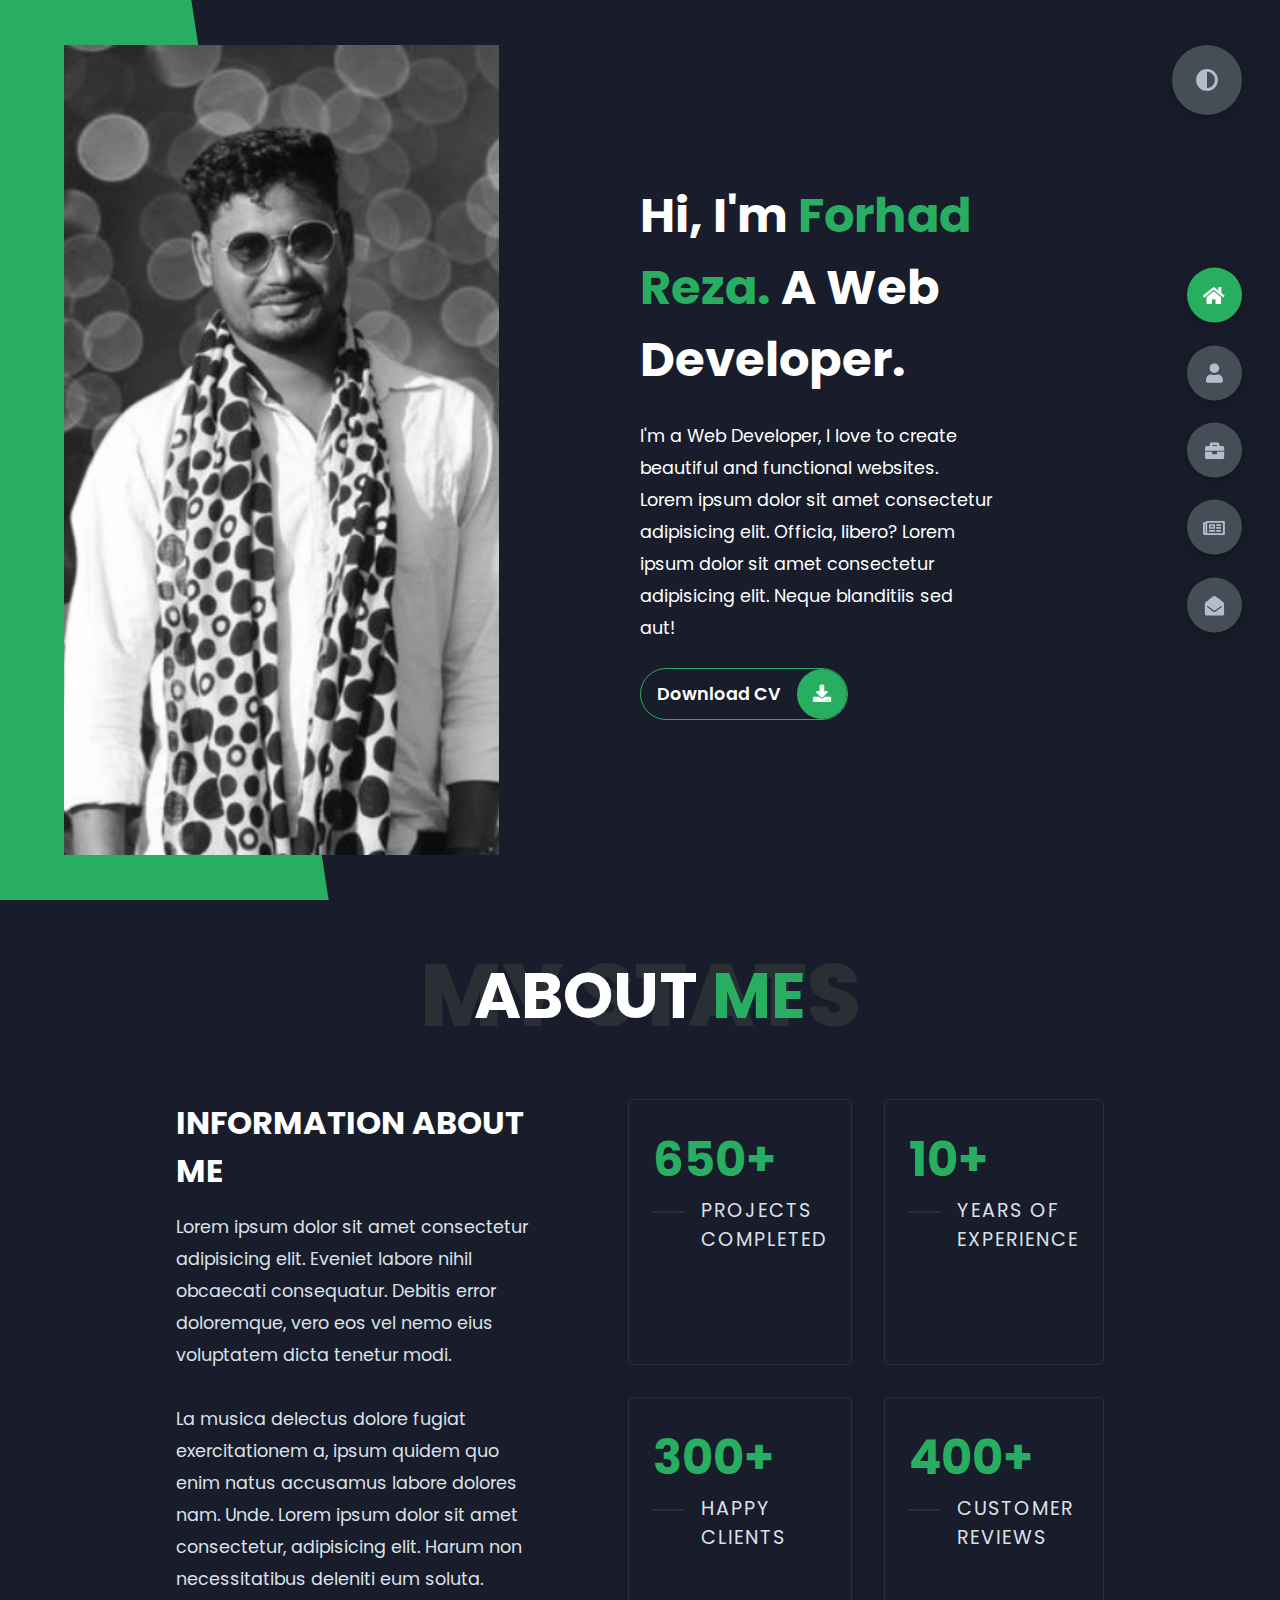
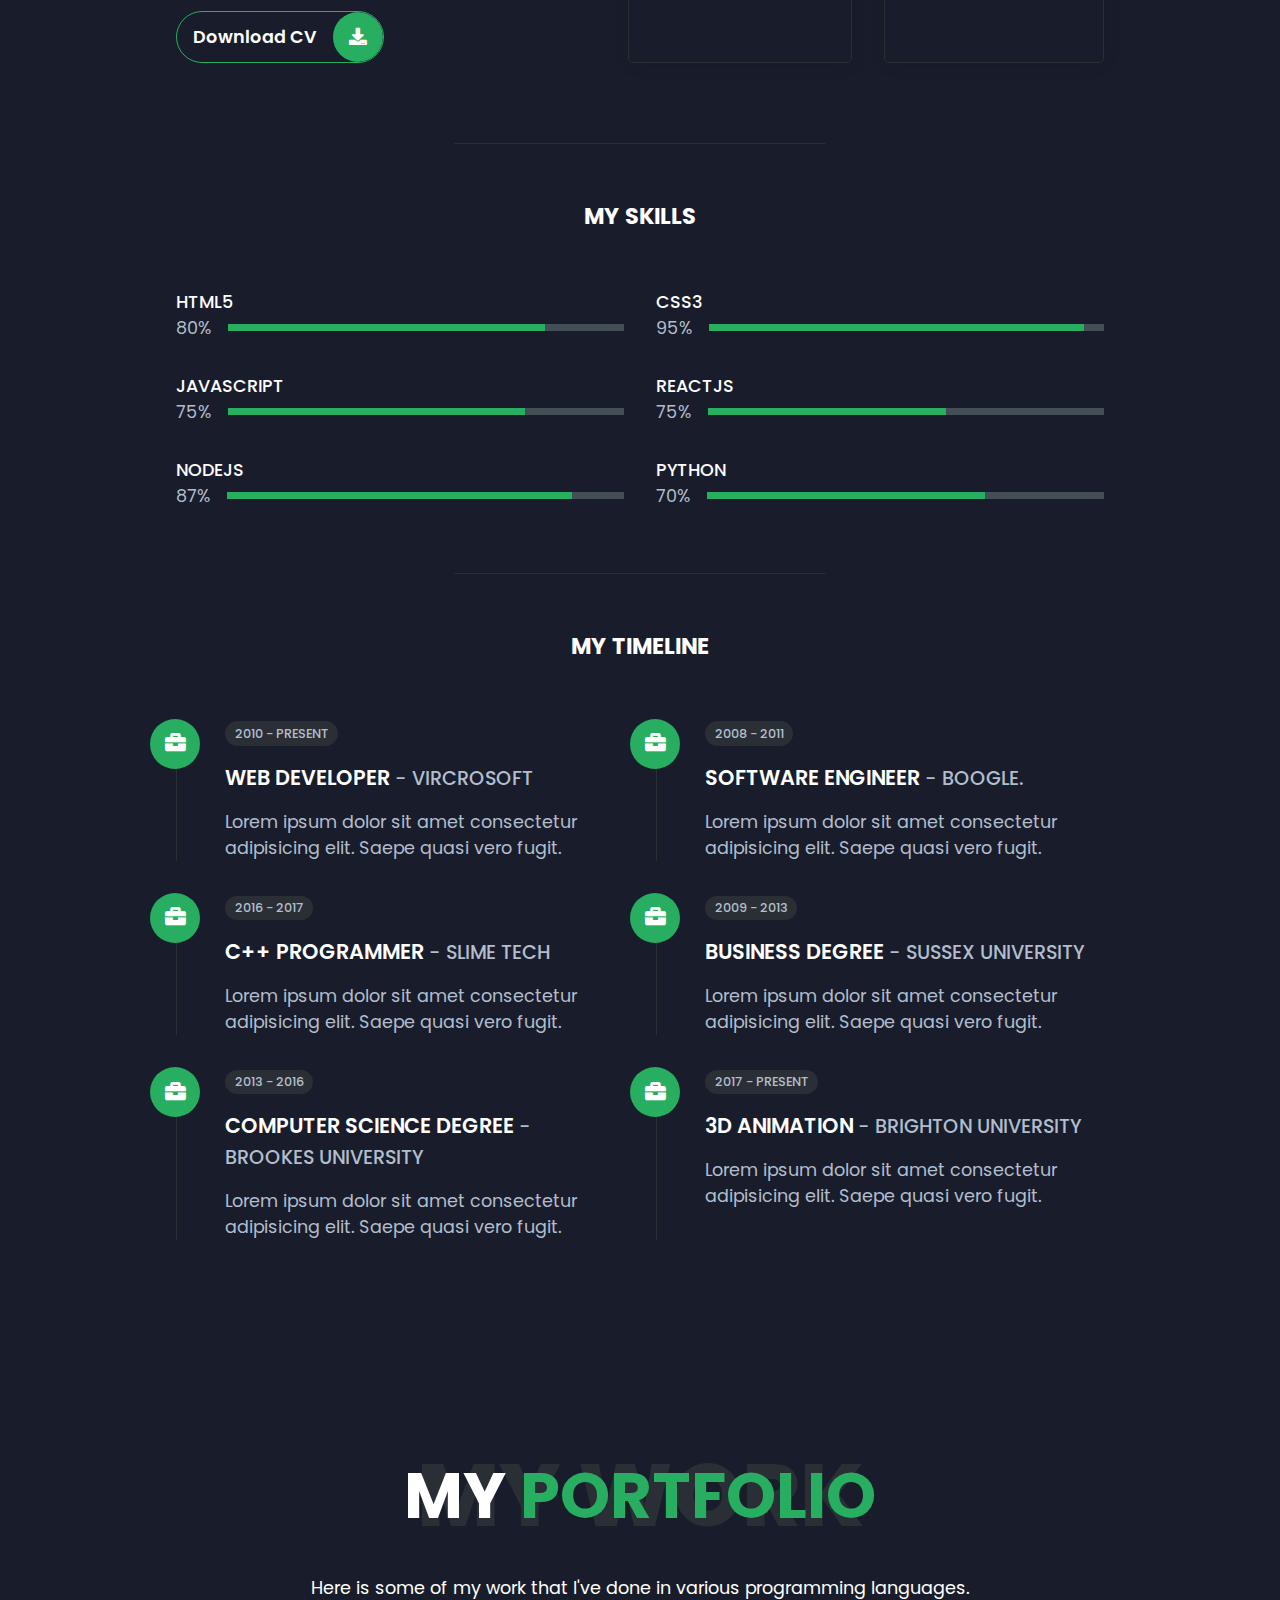
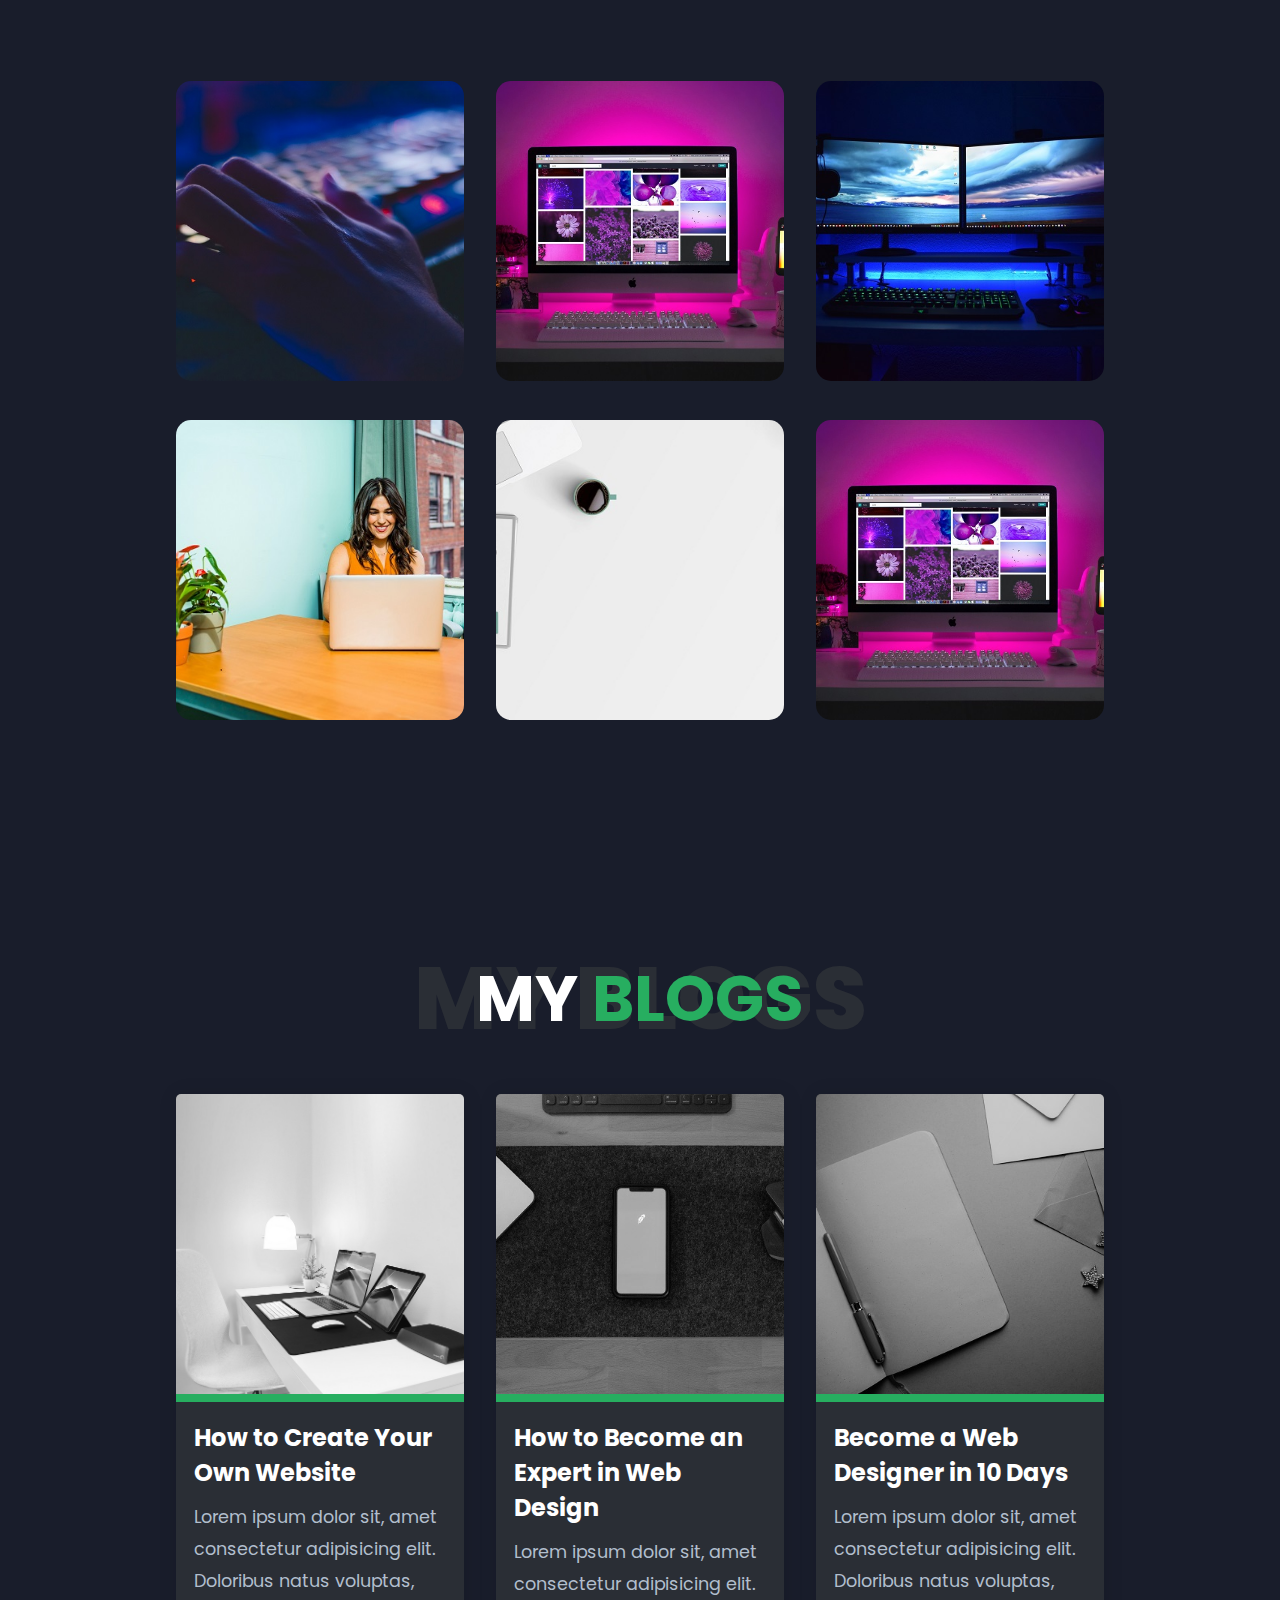
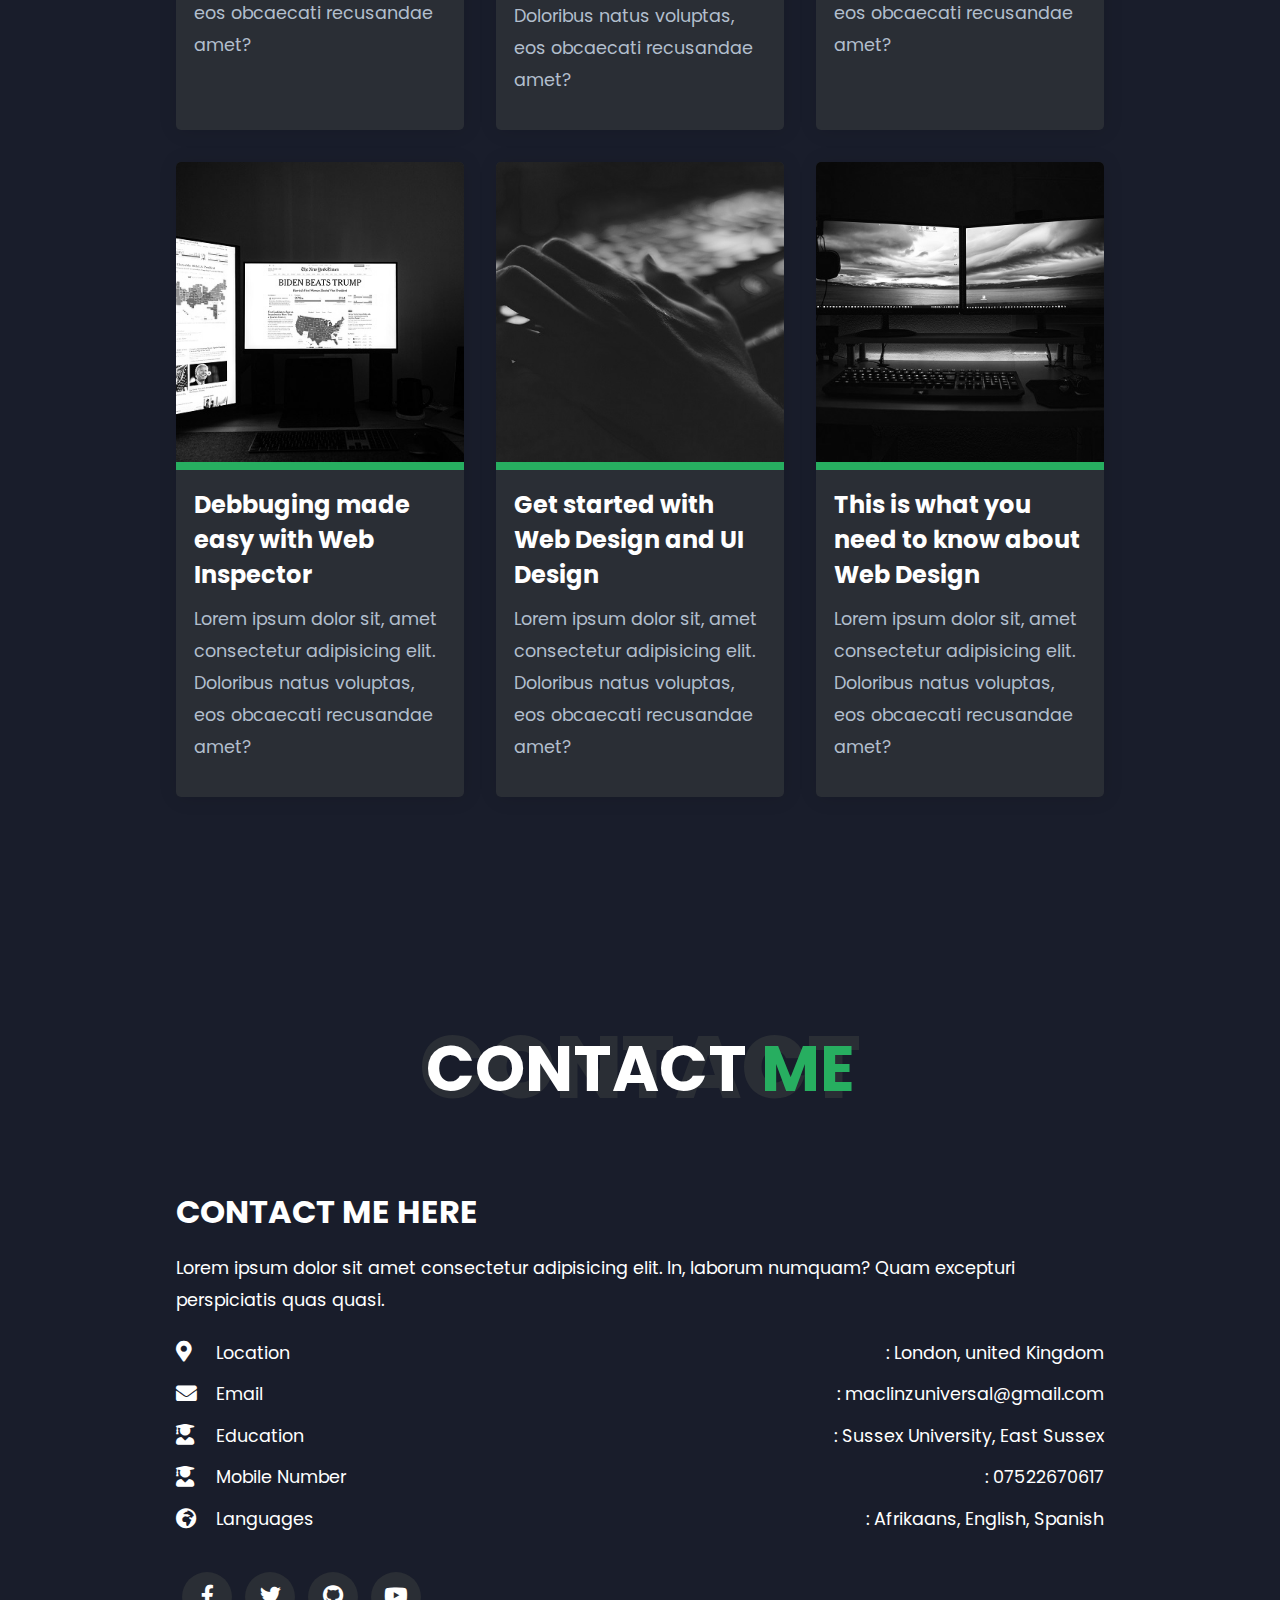
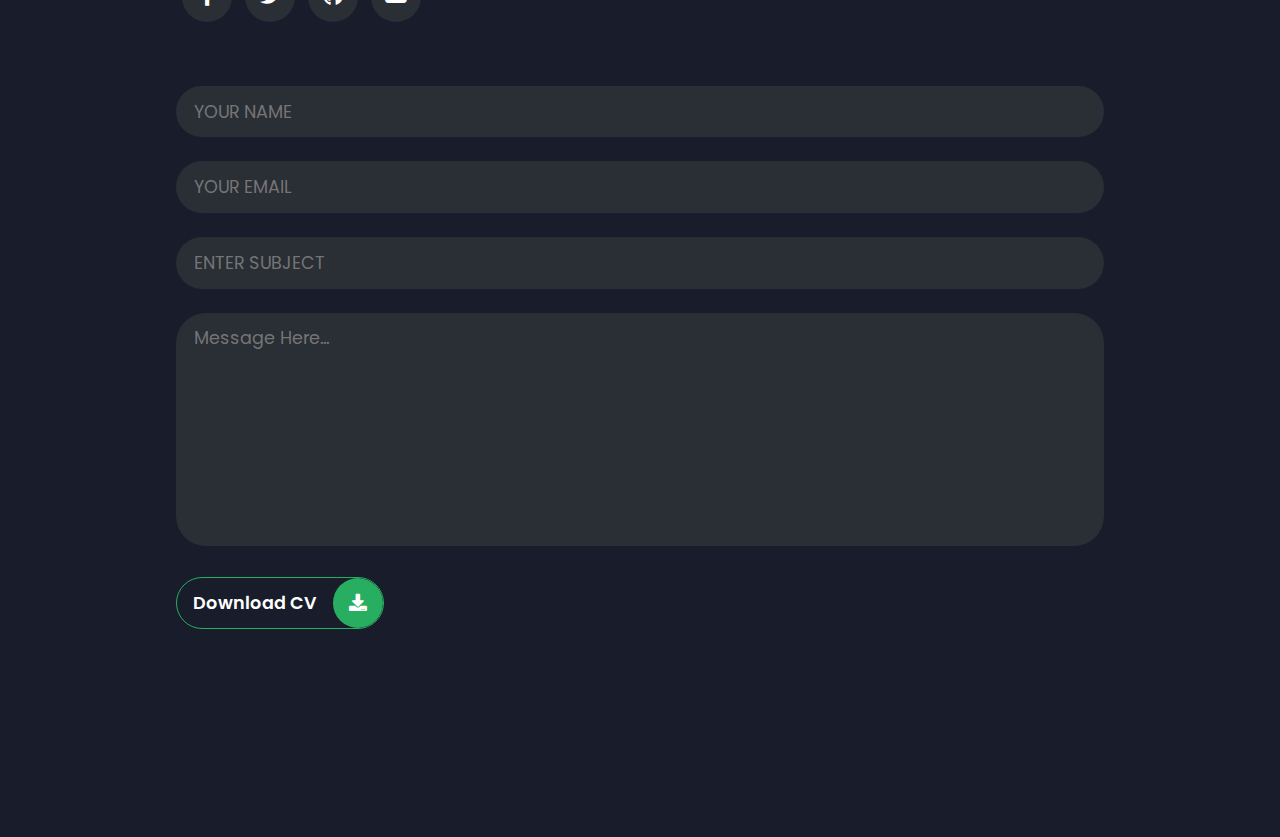
<file: without-javascript/index.html>
<!DOCTYPE html>
<html lang="en">
<head>
    <meta charset="UTF-8">
    <meta http-equiv="X-UA-Compatible" content="IE=edge">
    <meta name="viewport" content="width=device-width, initial-scale=1.0">
    <title>Portfolio</title>
    <link rel="stylesheet" href="styles.css">
    <link rel="preconnect" href="https://fonts.googleapis.com">
    <link rel="preconnect" href="https://fonts.gstatic.com" crossorigin>
    <link rel="stylesheet" href="https://cdnjs.cloudflare.com/ajax/libs/font-awesome/5.15.4/css/all.min.css" integrity="sha512-1ycn6IcaQQ40/MKBW2W4Rhis/DbILU74C1vSrLJxCq57o941Ym01SwNsOMqvEBFlcgUa6xLiPY/NS5R+E6ztJQ==" crossorigin="anonymous" referrerpolicy="no-referrer" />
    <link href="https://fonts.googleapis.com/css2?family=Poppins:wght@400;500;600;700;800&display=swap" rel="stylesheet">
</head>
<body class="main-content">
    <header class="container header active" id="home">
        <div class="header-content">
            <div class="left-header">
                <div class="h-shape"></div>
                <div class="image">
                    <img src="img/me.png" alt="">
                </div>
            </div>
            <div class="right-header">
                <h1 class="name">
                    Hi, I'm <span>Forhad Reza.</span>
                    A Web Developer.
                </h1>
                <p>
                    I'm a Web Developer, I love to create beautiful and functional websites.
                    Lorem ipsum dolor sit amet consectetur adipisicing elit. Officia, libero?
                    Lorem ipsum dolor sit amet consectetur adipisicing elit. Neque blanditiis sed aut!
                </p>
                <div class="btn-con">
                    <a href="" class="main-btn">
                        <span class="btn-text">Download CV</span>
                        <span class="btn-icon"><i class="fas fa-download"></i></span>
                    </a>
                </div>
            </div>
        </div>
    </header>
    <main>
        <section class="about" id="about">
            <div class="main-title">
                <h2>About <span>me</span><span class="bg-text">my stats</span></h2>
            </div>
            <div class="about-container">
                <div class="left-about">
                    <h4>Information About me</h4>
                    <p>
                        Lorem ipsum dolor sit amet consectetur adipisicing elit. 
                        Eveniet labore nihil obcaecati consequatur. Debitis error doloremque, 
                        vero eos vel nemo eius voluptatem dicta tenetur modi. <br /> <br /> La musica
                        delectus dolore fugiat exercitationem a, 
                        ipsum quidem quo enim natus accusamus labore dolores nam. Unde.
                        Lorem ipsum dolor sit amet consectetur, adipisicing elit. 
                        Harum non necessitatibus deleniti eum soluta.
                    </p>
                    <div class="btn-con">
                        <a href="#" class="main-btn">
                            <span class="btn-text">Download CV</span>
                            <span class="btn-icon"><i class="fas fa-download"></i></span>
                        </a>
                    </div>
                </div>
                <div class="right-about">
                    <div class="about-item">
                        <div class="abt-text">
                            <p class="large-text">650+</p>
                            <p class="small-text">Projects <br /> Completed</p>
                        </div>
                    </div>
                    <div class="about-item">
                        <div class="abt-text">
                            <p class="large-text">10+</p>
                            <p class="small-text">Years of <br /> experience</p>
                        </div>
                    </div>
                    <div class="about-item">
                        <div class="abt-text">
                            <p class="large-text">300+</p>
                            <p class="small-text">Happy <br /> Clients</p>
                        </div>
                    </div>
                    <div class="about-item">
                        <div class="abt-text">
                            <p class="large-text">400+</p>
                            <p class="small-text">Customer <br /> reviews</p>
                        </div>
                    </div>
                </div>
            </div>
            <div class="about-stats">
                <h4 class="stat-title">My Skills</h4>
                <div class="progress-bars">
                    <div class="progress-bar">
                        <p class="prog-title">html5</p>
                        <div class="progress-con">
                            <p class="prog-text">80%</p>
                            <div class="progress">
                                <span class="html"></span>
                            </div>
                        </div>
                    </div>
                    <div class="progress-bar">
                        <p class="prog-title">css3</p>
                        <div class="progress-con">
                            <p class="prog-text">95%</p>
                            <div class="progress">
                                <span class="css"></span>
                            </div>
                        </div>
                    </div>
                    <div class="progress-bar">
                        <p class="prog-title">javascript</p>
                        <div class="progress-con">
                            <p class="prog-text">75%</p>
                            <div class="progress">
                                <span class="js"></span>
                            </div>
                        </div>
                    </div>
                    <div class="progress-bar">
                        <p class="prog-title">ReactJS</p>
                        <div class="progress-con">
                            <p class="prog-text">75%</p>
                            <div class="progress">
                                <span class="react"></span>
                            </div>
                        </div>
                    </div>
                    <div class="progress-bar">
                        <p class="prog-title">NodeJS</p>
                        <div class="progress-con">
                            <p class="prog-text">87%</p>
                            <div class="progress">
                                <span class="node"></span>
                            </div>
                        </div>
                    </div>
                    <div class="progress-bar">
                        <p class="prog-title">Python</p>
                        <div class="progress-con">
                            <p class="prog-text">70%</p>
                            <div class="progress">
                                <span class="python"></span>
                            </div>
                        </div>
                    </div>
                </div>
            </div>
            <h4 class="stat-title">My Timeline</h4>
            <div class="timeline">
                <div class="timeline-item">
                    <div class="tl-icon">
                        <i class="fas fa-briefcase"></i>
                    </div>
                    <p class="tl-duration">2010 - present</p>
                    <h5>Web Developer<span> - Vircrosoft</span></h5>
                    <p>
                        Lorem ipsum dolor sit amet consectetur adipisicing elit. Saepe quasi vero fugit.
                    </p>
                </div>
                <div class="timeline-item">
                    <div class="tl-icon">
                        <i class="fas fa-briefcase"></i>
                    </div>
                    <p class="tl-duration">2008 - 2011</p>
                    <h5>Software Engineer<span> - Boogle.</span></h5>
                    <p>
                        Lorem ipsum dolor sit amet consectetur adipisicing elit. Saepe quasi vero fugit.
                    </p>
                </div>
                <div class="timeline-item">
                    <div class="tl-icon">
                        <i class="fas fa-briefcase"></i>
                    </div>
                    <p class="tl-duration">2016 - 2017</p>
                    <h5>C++ Programmer<span> - Slime Tech</span></h5>
                    <p>
                        Lorem ipsum dolor sit amet consectetur adipisicing elit. Saepe quasi vero fugit.
                    </p>
                </div>
                <div class="timeline-item">
                    <div class="tl-icon">
                        <i class="fas fa-briefcase"></i>
                    </div>
                    <p class="tl-duration">2009 - 2013</p>
                    <h5>Business Degree<span> - Sussex University</span></h5>
                    <p>
                        Lorem ipsum dolor sit amet consectetur adipisicing elit. Saepe quasi vero fugit.
                    </p>
                </div>
                <div class="timeline-item">
                    <div class="tl-icon">
                        <i class="fas fa-briefcase"></i>
                    </div>
                    <p class="tl-duration">2013 - 2016</p>
                    <h5>Computer Science Degree<span> - Brookes University</span></h5>
                    <p>
                        Lorem ipsum dolor sit amet consectetur adipisicing elit. Saepe quasi vero fugit.
                    </p>
                </div>
                <div class="timeline-item">
                    <div class="tl-icon">
                        <i class="fas fa-briefcase"></i>
                    </div>
                    <p class="tl-duration">2017 - present</p>
                    <h5>3d Animation<span> - Brighton University</span></h5>
                    <p>
                        Lorem ipsum dolor sit amet consectetur adipisicing elit. Saepe quasi vero fugit.
                    </p>
                </div>
            </div>
        </section>
        <section class="container" id="portfolio">
            <div class="main-title">
                <h2>My <span>Portfolio</span><span class="bg-text">My Work</span></h2>
            </div>
            <p class="port-text">
                Here is some of my work that I've done in various programming languages.
            </p>
            <div class="portfolios">
                <div class="portfolio-item">
                    <div class="image">
                        <img src="img/port1.jpg" alt="">
                    </div>
                    <div class="hover-items">
                        <h3>Project Source</h3>
                        <div class="icons">
                            <a href="#" class="icon">
                                <i class="fab fa-github"></i>
                            </a>
                            <a href="#" class="icon">
                                <i class="fab fa-behance"></i>
                            </a>
                            <a href="#" class="icon">
                                <i class="fab fa-youtube"></i>
                            </a>
                        </div>
                    </div>
                </div>
                <div class="portfolio-item">
                    <div class="image">
                        <img src="img/port2.jpg" alt="">
                    </div>
                    <div class="hover-items">
                        <h3>Project Source</h3>
                        <div class="icons">
                            <a href="#" class="icon">
                                <i class="fab fa-github"></i>
                            </a>
                            <a href="#" class="icon">
                                <i class="fab fa-behance"></i>
                            </a>
                            <a href="#" class="icon">
                                <i class="fab fa-youtube"></i>
                            </a>
                        </div>
                    </div>
                </div>
                <div class="portfolio-item">
                    <div class="image">
                        <img src="img/port3.jpg" alt="">
                    </div>
                    <div class="hover-items">
                        <h3>Project Source</h3>
                        <div class="icons">
                            <a href="#" class="icon">
                                <i class="fab fa-github"></i>
                            </a>
                            <a href="#" class="icon">
                                <i class="fab fa-behance"></i>
                            </a>
                            <a href="#" class="icon">
                                <i class="fab fa-youtube"></i>
                            </a>
                        </div>
                    </div>
                </div>
                <div class="portfolio-item">
                    <div class="image">
                        <img src="img/port4.jpg" alt="">
                    </div>
                    <div class="hover-items">
                        <h3>Project Source</h3>
                        <div class="icons">
                            <a href="#" class="icon">
                                <i class="fab fa-github"></i>
                            </a>
                            <a href="#" class="icon">
                                <i class="fab fa-behance"></i>
                            </a>
                            <a href="#" class="icon">
                                <i class="fab fa-youtube"></i>
                            </a>
                        </div>
                    </div>
                </div>
                <div class="portfolio-item">
                    <div class="image">
                        <img src="img/port5.jpg" alt="">
                    </div>
                    <div class="hover-items">
                        <h3>Project Source</h3>
                        <div class="icons">
                            <a href="#" class="icon">
                                <i class="fab fa-github"></i>
                            </a>
                            <a href="#" class="icon">
                                <i class="fab fa-behance"></i>
                            </a>
                            <a href="#" class="icon">
                                <i class="fab fa-youtube"></i>
                            </a>
                        </div>
                    </div>
                </div>
                <div class="portfolio-item">
                    <div class="image">
                        <img src="img/port2.jpg" alt="">
                    </div>
                    <div class="hover-items">
                        <h3>Project Source</h3>
                        <div class="icons">
                            <a href="#" class="icon">
                                <i class="fab fa-github"></i>
                            </a>
                            <a href="#" class="icon">
                                <i class="fab fa-behance"></i>
                            </a>
                            <a href="#" class="icon">
                                <i class="fab fa-youtube"></i>
                            </a>
                        </div>
                    </div>
                </div>
            </div>
        </section>
        <section class="container" id="blogs">
            <div class="blogs-content">
                <div class="main-title">
                    <h2>My <span>Blogs</span><span class="bg-text">My Blogs</span></h2>
                </div>
                <div class="blogs">
                    <div class="blog">
                        <img src="img/port6.jpg" alt="">
                        <div class="blog-text">
                            <h4>
                                How to Create Your Own Website
                            </h4>
                            <p>
                                Lorem ipsum dolor sit, amet consectetur adipisicing elit. 
                                Doloribus natus voluptas, eos obcaecati recusandae amet?
                            </p>
                        </div>
                    </div>
                    <div class="blog">
                        <img src="img/blog1.jpg" alt="">
                        <div class="blog-text">
                            <h4>
                                How to Become an Expert in Web Design
                            </h4>
                            <p>
                                Lorem ipsum dolor sit, amet consectetur adipisicing elit. 
                                Doloribus natus voluptas, eos obcaecati recusandae amet?
                            </p>
                        </div>
                    </div>
                    <div class="blog">
                        <img src="img/blog2.jpg" alt="">
                        <div class="blog-text">
                            <h4>
                                Become a Web Designer in 10 Days
                            </h4>
                            <p>
                                Lorem ipsum dolor sit, amet consectetur adipisicing elit. 
                                Doloribus natus voluptas, eos obcaecati recusandae amet?
                            </p>
                        </div>
                    </div>
                    <div class="blog">
                        <img src="img/blog3.jpg" alt="">
                        <div class="blog-text">
                            <h4>
                                Debbuging made easy with Web Inspector
                            </h4>
                            <p>
                                Lorem ipsum dolor sit, amet consectetur adipisicing elit. 
                                Doloribus natus voluptas, eos obcaecati recusandae amet?
                            </p>
                        </div>
                    </div>
                    <div class="blog">
                        <img src="img/port1.jpg" alt="">
                        <div class="blog-text">
                            <h4>
                                Get started with Web Design and UI Design
                            </h4>
                            <p>
                                Lorem ipsum dolor sit, amet consectetur adipisicing elit. 
                                Doloribus natus voluptas, eos obcaecati recusandae amet?
                            </p>
                        </div>
                    </div>
                    <div class="blog">
                        <img src="img/port3.jpg" alt="">
                        <div class="blog-text">
                            <h4>
                                This is what you need to know about Web Design
                            </h4>
                            <p>
                                Lorem ipsum dolor sit, amet consectetur adipisicing elit. 
                                Doloribus natus voluptas, eos obcaecati recusandae amet?
                            </p>
                        </div>
                    </div>
                </div>
            </div>
        </section>
        <section class="container contact" id="contact">
            <div class="contact-container">
                <div class="main-title">
                    <h2>Contact <span>Me</span><span class="bg-text">Contact</span></h2>
                </div>
                <div class="contact-content-con">
                    <div class="left-contact">
                        <h4>Contact me here</h4>
                        <p>
                            Lorem ipsum dolor sit amet consectetur adipisicing elit. 
                            In, laborum numquam? Quam excepturi perspiciatis quas quasi.
                        </p>
                        <div class="contact-info">
                            <div class="contact-item">
                                <div class="icon">
                                    <i class="fas fa-map-marker-alt"></i>
                                    <span>Location</span>
                                </div>
                                <p>
                                    : London, united Kingdom
                                </p>
                            </div>
                            <div class="contact-item">
                                <div class="icon">
                                    <i class="fas fa-envelope"></i>
                                    <span>Email</span>
                                </div>
                                <p>
                                    <span>: maclinzuniversal@gmail.com</span>
                                </p>
                            </div>
                            <div class="contact-item">
                                <div class="icon">
                                    <i class="fas fa-user-graduate"></i>
                                    <span>Education</span>
                                </div>
                                <p>
                                    <span>: Sussex University, East Sussex</span>
                                </p>
                            </div>
                            <div class="contact-item">
                                <div class="icon">
                                    <i class="fas fa-user-graduate"></i>
                                    <span>Mobile Number</span>
                                </div>
                                <p>
                                    <span>: 07522670617</span>
                                </p>
                            </div>
                            <div class="contact-item">
                                <div class="icon">
                                    <i class="fas fa-globe-africa"></i>
                                    <span>Languages</span>
                                </div>
                                <p>
                                    <span>: Afrikaans, English, Spanish</span>
                                </p>
                            </div>
                        </div>
                        <div class="contact-icons">
                            <div class="contact-icon">
                                <a href="www.facebook.com" target="_blank">
                                    <i class="fab fa-facebook-f"></i>
                                </a>
                                <a href="#" target="_blank">
                                    <i class="fab fa-twitter"></i>
                                </a>
                                <a href="#" target="_blank">
                                    <i class="fab fa-github"></i>
                                </a>
                                <a href="#" target="_blank">
                                    <i class="fab fa-youtube"></i>
                                </a>
                            </div>
                        </div>
                    </div>
                    <div class="right-contact">
                        <form action="" class="contact-form">
                            <div class="input-control i-c-2">
                                <input type="text" required placeholder="YOUR NAME">
                                <input type="email" required placeholder="YOUR EMAIL">
                            </div>
                            <div class="input-control">
                                <input type="text" required placeholder="ENTER SUBJECT">
                            </div>
                            <div class="input-control">
                                <textarea name="" id="" cols="15" rows="8" placeholder="Message Here..."></textarea>
                            </div>
                            <div class="submit-btn">
                                <a href="#" class="main-btn">
                                    <span class="btn-text">Download CV</span>
                                    <span class="btn-icon"><i class="fas fa-download"></i></span>
                                </a>
                            </div>
                        </form>
                    </div>
                </div>
            </div>
        </section>
    </main>


    <div class="controls">
        <a href="#home">
            <div class="control active-btn" data-id="home" >
                <i class="fas fa-home"></i>
            </div>
        </a>
        <a href="#about">
            <div class="control" data-id="about">
                <i class="fas fa-user"></i>
            </div>
        </a>
        <a href="#portfolio">
            <div class="control" data-id="portfolio">
                <i class="fas fa-briefcase"></i>
            </div>
        </a>
        <a href="#blogs">
            <div class="control" data-id="blogs">
                <i class="far fa-newspaper"></i>
            </div>
        </a>
        <a href="#contact">
            <div class="control" data-id="contact">
                <i class="fas fa-envelope-open"></i>
            </div>
        </a>
    </div>
    <div class="theme-btn">
        <i class="fas fa-adjust"></i>
    </div>
</body>
</html>
</file>
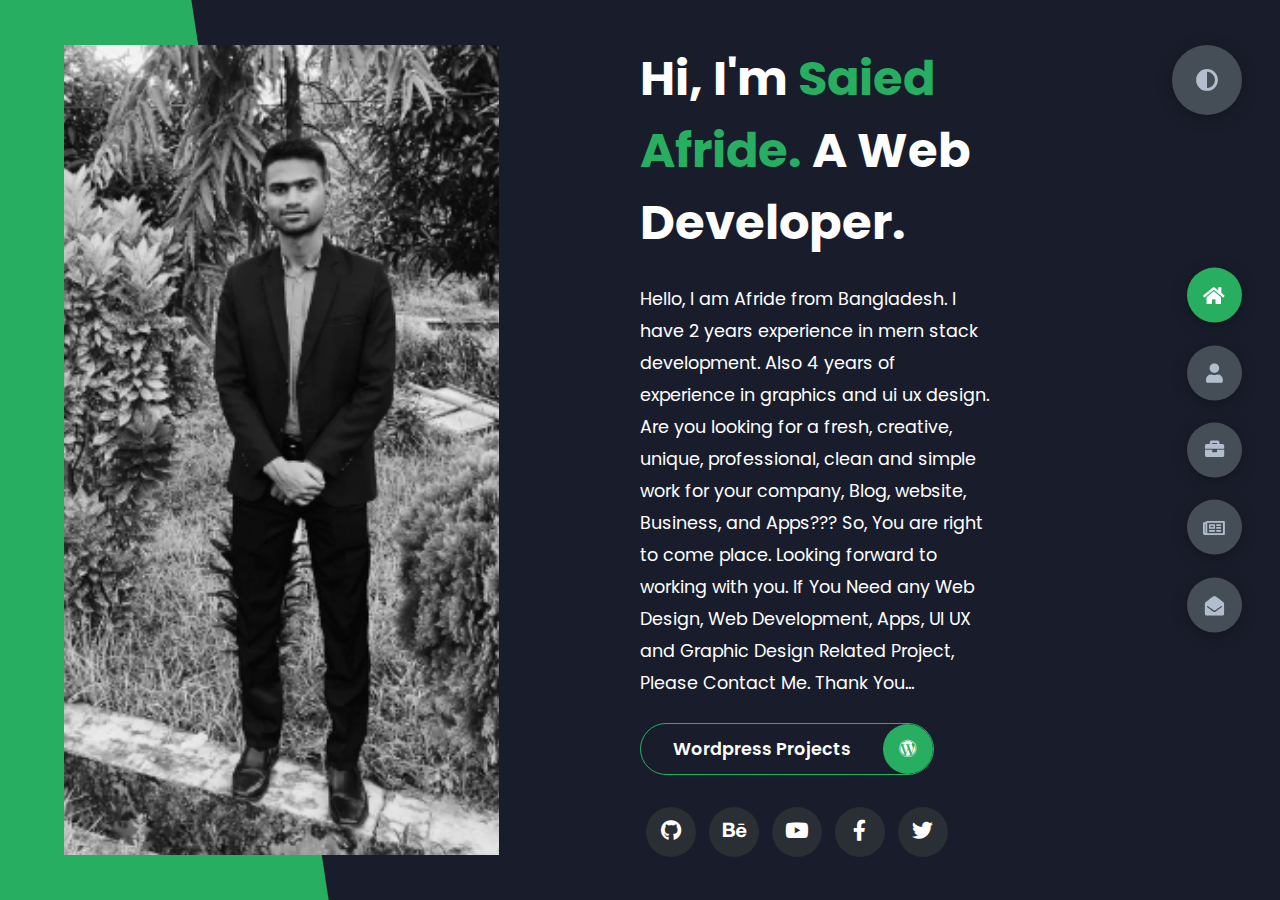
<file: wordpress-portfolio/index.html>
<!DOCTYPE html>
<html lang="en">
<head>
    <meta charset="UTF-8">
    <meta http-equiv="X-UA-Compatible" content="IE=edge">
    <meta name="viewport" content="width=device-width, initial-scale=1.0">
    <title>Portfolio</title>
    <link rel="stylesheet" href="styles/styles.css">
    <link rel="preconnect" href="https://fonts.googleapis.com">
    <link rel="preconnect" href="https://fonts.gstatic.com" crossorigin>
    <link rel="stylesheet" href="https://cdnjs.cloudflare.com/ajax/libs/font-awesome/5.15.4/css/all.min.css" integrity="sha512-1ycn6IcaQQ40/MKBW2W4Rhis/DbILU74C1vSrLJxCq57o941Ym01SwNsOMqvEBFlcgUa6xLiPY/NS5R+E6ztJQ==" crossorigin="anonymous" referrerpolicy="no-referrer" />
    <link href="https://fonts.googleapis.com/css2?family=Poppins:wght@400;500;600;700;800&display=swap" rel="stylesheet">
</head>
<body class="main-content">
    <header class="container header active" id="home">
        <div class="header-content">
            <div class="left-header">
                <div class="h-shape"></div>
                <div class="image">
                    <img src="img/hero.png" alt="">
                </div>
            </div>
            <div class="right-header">
                <h1 class="name">
                    Hi, I'm <span>Saied Afride.</span>
                    A Web Developer.
                </h1>
                <p>
                    Hello, I am Afride from Bangladesh. I have 2 years experience in mern stack development. Also 4 years of experience in graphics and ui ux design. Are you looking for a fresh, creative, unique, professional, clean and simple work for your company, Blog, website, Business, and Apps??? So, You are right to come place. Looking forward to working with you. If You Need any Web Design, Web Development, Apps, UI UX and Graphic Design Related Project, Please Contact Me. Thank You...
                </p>
                <div class="btn-con">
                    <a href="/protfolio.html" class="main-btn" target="=_blank">
                        <span class="btn-text">Wordpress <span class="display-none-mobile-view">Projects</span></span>
                        <span class="btn-icon"><i class="fab fa-wordpress"></i></span>
                    </a>
                </div>
                <!-- <div class="contact-icons"> -->
                    <div class="contact-icon">
                        <a href="https://github.com/Saiedafride11" target="_blank">
                            <i class="fab fa-github"></i>
                        </a>
                        <a href="https://www.behance.net/saiedafride11" target="_blank">
                            <i class="fab fa-behance"></i>
                        </a>
                        <a href="https://www.youtube.com/softzeo" target="_blank">
                            <i class="fab fa-youtube"></i>
                        </a>
                        <a href="https://www.facebook.com/saiedafride11/" target="_blank">
                            <i class="fab fa-facebook-f"></i>
                        </a>
                        <a href="https://twitter.com/SaiedAfride11" target="_blank" class="display-none-mobile-view">
                            <i class="fab fa-twitter"></i>
                        </a>
                    </div>
                <!-- </div> -->
            </div>
        </div>
    </header>
    <main>
        <section class="container about" id="about">
            <div class="main-title">
                <h2>About <span>me</span><span class="bg-text">my stats</span></h2>
            </div>
            <div class="about-container">
                <div class="left-about">
                    <h4>Information About me</h4>
                    <p>
                        Hello, I am Afride from Bangladesh. I have 2 years experience in mern stack development. Also 4 years of experience in graphics and ui ux design. Are you looking for a fresh, creative, unique, professional, clean and simple work for your company, Blog, website, Business, and Apps??? So, You are right to come place. Looking forward to working with you. If You Need any Web Design, Web Development, Apps, UI UX and Graphic Design Related Project, Please Contact Me. Thank You...
                    </p>
                    <div class="btn-con">
                        <a href="https://drive.google.com/file/d/1f52kqbSTEd-vqKb2UboOSLsh7oFiloeN/view" class="main-btn" download target="=_blank">
                            <span class="btn-text">Download CV</span>
                            <span class="btn-icon"><i class="fas fa-download"></i></span>
                        </a>
                    </div>
                </div>
                <div class="right-about">
                    <div class="about-item">
                        <div class="abt-text">
                            <p class="large-text">200+</p>
                            <p class="small-text">Projects <br /> Completed</p>
                        </div>
                    </div>
                    <div class="about-item">
                        <div class="abt-text">
                            <p class="large-text">4+</p>
                            <p class="small-text">Years of <br /> experience</p>
                        </div>
                    </div>
                    <div class="about-item">
                        <div class="abt-text">
                            <p class="large-text">150+</p>
                            <p class="small-text">Happy <br /> Clients</p>
                        </div>
                    </div>
                    <div class="about-item">
                        <div class="abt-text">
                            <p class="large-text">180+</p>
                            <p class="small-text">Customer <br /> reviews</p>
                        </div>
                    </div>
                </div>
            </div>
            <div class="about-stats">
                <h4 class="stat-title">My Skills</h4>
                <div class="progress-bars">
                    <div class="progress-bar">
                        <p class="prog-title">html5</p>
                        <div class="progress-con">
                            <p class="prog-text">80%</p>
                            <div class="progress">
                                <span class="html"></span>
                            </div>
                        </div>
                    </div>
                    <div class="progress-bar">
                        <p class="prog-title">css3</p>
                        <div class="progress-con">
                            <p class="prog-text">95%</p>
                            <div class="progress">
                                <span class="css"></span>
                            </div>
                        </div>
                    </div>
                    <div class="progress-bar">
                        <p class="prog-title">javascript</p>
                        <div class="progress-con">
                            <p class="prog-text">75%</p>
                            <div class="progress">
                                <span class="js"></span>
                            </div>
                        </div>
                    </div>
                    <div class="progress-bar">
                        <p class="prog-title">ReactJS</p>
                        <div class="progress-con">
                            <p class="prog-text">75%</p>
                            <div class="progress">
                                <span class="react"></span>
                            </div>
                        </div>
                    </div>
                    <div class="progress-bar">
                        <p class="prog-title">NodeJS</p>
                        <div class="progress-con">
                            <p class="prog-text">87%</p>
                            <div class="progress">
                                <span class="node"></span>
                            </div>
                        </div>
                    </div>
                    <div class="progress-bar">
                        <p class="prog-title">Wordpress</p>
                        <div class="progress-con">
                            <p class="prog-text">82%</p>
                            <div class="progress">
                                <span class="python"></span>
                            </div>
                        </div>
                    </div>
                    <div class="progress-bar">
                        <p class="prog-title">Photoshop</p>
                        <div class="progress-con">
                            <p class="prog-text">90%</p>
                            <div class="progress">
                                <span class="python"></span>
                            </div>
                        </div>
                    </div>
                    <div class="progress-bar">
                        <p class="prog-title">Illustrator</p>
                        <div class="progress-con">
                            <p class="prog-text">85%</p>
                            <div class="progress">
                                <span class="python"></span>
                            </div>
                        </div>
                    </div>
                </div>
            </div>
            <h4 class="stat-title">My Timeline</h4>
            <div class="timeline">
                <div class="timeline-item">
                    <div class="tl-icon">
                        <i class="fas fa-briefcase"></i>
                    </div>
                    <p class="tl-duration">2017 - 2020</p>
                    <h5>Computer Operator<span> - Talent Computer</span></h5>
                    <p>
                        Lorem ipsum dolor sit amet consectetur adipisicing elit. Saepe quasi vero fugit.
                    </p>
                </div>
                <div class="timeline-item">
                    <div class="tl-icon">
                        <i class="fas fa-briefcase"></i>
                    </div>
                    <p class="tl-duration">2017 - 2020</p>
                    <h5>Graphics Design Mentor<span> - Talent Computer</span></h5>
                    <p>
                        Lorem ipsum dolor sit amet consectetur adipisicing elit. Saepe quasi vero fugit.
                    </p>
                </div>
                <div class="timeline-item">
                    <div class="tl-icon">
                        <i class="fas fa-briefcase"></i>
                    </div>
                    <p class="tl-duration">2020 - 2021</p>
                    <h5>Mern Stack Developer:<span> - Initux Software System</span></h5>
                    <p>
                        Lorem ipsum dolor sit amet consectetur adipisicing elit. Saepe quasi vero fugit.
                    </p>
                </div>
                <div class="timeline-item">
                    <div class="tl-icon">
                        <i class="fas fa-briefcase"></i>
                    </div>
                    <p class="tl-duration">2021 - Present</p>
                    <h5>Software Engineer<span> - Micple</span></h5>
                    <p>
                        Lorem ipsum dolor sit amet consectetur adipisicing elit. Saepe quasi vero fugit.
                    </p>
                </div>
            </div>
        </section>
        <section class="container" id="portfolio">
            <div class="main-title">
                <h2>My <span>Portfolio</span><span class="bg-text">My Work</span></h2>
            </div>
            <p class="port-text">
                Here is some of my work that I've done in various programming languages.
            </p>
            <div class="portfolios">
                <div class="portfolio-item">
                    <div class="image">
                        <img src="img/port1.jpg" alt="">
                    </div>
                    <div class="hover-items">
                        <h3>Project Source</h3>
                        <div class="icons">
                            <a href="https://github.com/Saiedafride11" class="icon" target="_blank">
                                <i class="fab fa-github"></i>
                            </a>
                            <a href="https://www.behance.net/saiedafride11" class="icon" target="_blank">
                                <i class="fab fa-behance"></i>
                            </a>
                            <a href="https://www.youtube.com/softzeo" class="icon" target="_blank">
                                <i class="fab fa-youtube"></i>
                            </a>
                        </div>
                    </div>
                </div>
                <div class="portfolio-item">
                    <div class="image">
                        <img src="img/port2.jpg" alt="">
                    </div>
                    <div class="hover-items">
                        <h3>Project Source</h3>
                        <div class="icons">
                            <a href="https://github.com/Saiedafride11" class="icon" target="_blank">
                                <i class="fab fa-github"></i>
                            </a>
                            <a href="https://www.behance.net/saiedafride11" class="icon" target="_blank">
                                <i class="fab fa-behance"></i>
                            </a>
                            <a href="https://www.youtube.com/softzeo" class="icon" target="_blank">
                                <i class="fab fa-youtube"></i>
                            </a>
                        </div>
                    </div>
                </div>
                <div class="portfolio-item">
                    <div class="image">
                        <img src="img/port3.jpg" alt="">
                    </div>
                    <div class="hover-items">
                        <h3>Project Source</h3>
                        <div class="icons">
                            <a href="https://github.com/Saiedafride11" class="icon" target="_blank">
                                <i class="fab fa-github"></i>
                            </a>
                            <a href="https://www.behance.net/saiedafride11" class="icon" target="_blank">
                                <i class="fab fa-behance"></i>
                            </a>
                            <a href="https://www.youtube.com/softzeo" class="icon" target="_blank">
                                <i class="fab fa-youtube"></i>
                            </a>
                        </div>
                    </div>
                </div>
                <div class="portfolio-item">
                    <div class="image">
                        <img src="img/port4.jpg" alt="">
                    </div>
                    <div class="hover-items">
                        <h3>Project Source</h3>
                        <div class="icons">
                            <a href="https://github.com/Saiedafride11" class="icon" target="_blank">
                                <i class="fab fa-github"></i>
                            </a>
                            <a href="https://www.behance.net/saiedafride11" class="icon" target="_blank">
                                <i class="fab fa-behance"></i>
                            </a>
                            <a href="https://www.youtube.com/softzeo" class="icon" target="_blank">
                                <i class="fab fa-youtube"></i>
                            </a>
                        </div>
                    </div>
                </div>
                <div class="portfolio-item">
                    <div class="image">
                        <img src="img/port5.jpg" alt="">
                    </div>
                    <div class="hover-items">
                        <h3>Project Source</h3>
                        <div class="icons">
                            <a href="https://github.com/Saiedafride11" class="icon" target="_blank">
                                <i class="fab fa-github"></i>
                            </a>
                            <a href="https://www.behance.net/saiedafride11" class="icon" target="_blank">
                                <i class="fab fa-behance"></i>
                            </a>
                            <a href="https://www.youtube.com/softzeo" class="icon" target="_blank">
                                <i class="fab fa-youtube"></i>
                            </a>
                        </div>
                    </div>
                </div>
                <div class="portfolio-item">
                    <div class="image">
                        <img src="img/port2.jpg" alt="">
                    </div>
                    <div class="hover-items">
                        <h3>Project Source</h3>
                        <div class="icons">
                            <a href="https://github.com/Saiedafride11" class="icon" target="_blank">
                                <i class="fab fa-github"></i>
                            </a>
                            <a href="https://www.behance.net/saiedafride11" class="icon" target="_blank">
                                <i class="fab fa-behance"></i>
                            </a>
                            <a href="https://www.youtube.com/softzeo" class="icon" target="_blank">
                                <i class="fab fa-youtube"></i>
                            </a>
                        </div>
                    </div>
                </div>
                <div class="portfolio-item">
                    <div class="image">
                        <img src="img/port7.jpg" alt="">
                    </div>
                    <div class="hover-items">
                        <h3>Project Source</h3>
                        <div class="icons">
                            <a href="https://github.com/Saiedafride11" class="icon" target="_blank">
                                <i class="fab fa-github"></i>
                            </a>
                            <a href="https://www.behance.net/saiedafride11" class="icon" target="_blank">
                                <i class="fab fa-behance"></i>
                            </a>
                            <a href="https://www.youtube.com/softzeo" class="icon" target="_blank">
                                <i class="fab fa-youtube"></i>
                            </a>
                        </div>
                    </div>
                </div>
            </div>
        </section>
        <section class="container" id="blogs">
            <div class="blogs-content">
                <div class="main-title">
                    <h2>My <span>Blogs</span><span class="bg-text">My Blogs</span></h2>
                </div>
                <div class="blogs">
                    <div class="blog">
                        <img src="img/port6.jpg" alt="">
                        <div class="blog-text">
                            <h4>
                                How to Create Your Own Website
                            </h4>
                            <p>
                                Lorem ipsum dolor sit, amet consectetur adipisicing elit. 
                                Doloribus natus voluptas, eos obcaecati recusandae amet?
                            </p>
                        </div>
                    </div>
                    <div class="blog">
                        <img src="img/blog1.jpg" alt="">
                        <div class="blog-text">
                            <h4>
                                How to Become an Expert in Web Design
                            </h4>
                            <p>
                                Lorem ipsum dolor sit, amet consectetur adipisicing elit. 
                                Doloribus natus voluptas, eos obcaecati recusandae amet?
                            </p>
                        </div>
                    </div>
                    <div class="blog">
                        <img src="img/blog2.jpg" alt="">
                        <div class="blog-text">
                            <h4>
                                Become a Web Designer in 10 Days
                            </h4>
                            <p>
                                Lorem ipsum dolor sit, amet consectetur adipisicing elit. 
                                Doloribus natus voluptas, eos obcaecati recusandae amet?
                            </p>
                        </div>
                    </div>
                    <div class="blog">
                        <img src="img/blog3.jpg" alt="">
                        <div class="blog-text">
                            <h4>
                                Debbuging made easy with Web Inspector
                            </h4>
                            <p>
                                Lorem ipsum dolor sit, amet consectetur adipisicing elit. 
                                Doloribus natus voluptas, eos obcaecati recusandae amet?
                            </p>
                        </div>
                    </div>
                    <div class="blog">
                        <img src="img/port1.jpg" alt="">
                        <div class="blog-text">
                            <h4>
                                Get started with Web Design and UI Design
                            </h4>
                            <p>
                                Lorem ipsum dolor sit, amet consectetur adipisicing elit. 
                                Doloribus natus voluptas, eos obcaecati recusandae amet?
                            </p>
                        </div>
                    </div>
                    <div class="blog">
                        <img src="img/port3.jpg" alt="">
                        <div class="blog-text">
                            <h4>
                                This is what you need to know about Web Design
                            </h4>
                            <p>
                                Lorem ipsum dolor sit, amet consectetur adipisicing elit. 
                                Doloribus natus voluptas, eos obcaecati recusandae amet?
                            </p>
                        </div>
                    </div>
                </div>
            </div>
        </section>
        <section class="container contact" id="contact">
            <div class="contact-container">
                <div class="main-title">
                    <h2>Contact <span>Me</span><span class="bg-text">Contact</span></h2>
                </div>
                <div class="contact-content-con">
                    <div class="left-contact">
                        <h4>Contact me here</h4>
                        <p>
                            Lorem ipsum dolor sit amet consectetur adipisicing elit. 
                            In, laborum numquam? Quam excepturi perspiciatis quas quasi.
                        </p>
                        <div class="contact-info">
                            <div class="contact-item">
                                <div class="icon">
                                    <i class="fas fa-map-marker-alt"></i>
                                    <span>Location</span>
                                </div>
                                <p>
                                    : Dhaka, Bangladesh
                                </p>
                            </div>
                            <div class="contact-item">
                                <div class="icon">
                                    <i class="fas fa-envelope"></i>
                                    <span>Email</span>
                                </div>
                                <p>
                                    <span>: developer.afride@gmail.com</span>
                                </p>
                            </div>
                            <div class="contact-item">
                                <div class="icon">
                                    <i class="fas fa-user-graduate"></i>
                                    <span>Education</span>
                                </div>
                                <p>
                                    <span>: Bangladesh Uni. of Busi. and Tech.</span>
                                </p>
                            </div>
                            <div class="contact-item">
                                <div class="icon">
                                    <i class="fas fa-user-graduate"></i>
                                    <span>Mobile Number</span>
                                </div>
                                <p>
                                    <span>: 01730258276</span>
                                </p>
                            </div>
                            <div class="contact-item">
                                <div class="icon">
                                    <i class="fas fa-globe-africa"></i>
                                    <span>Languages</span>
                                </div>
                                <p>
                                    <span>: Bangla, English, Hindi</span>
                                </p>
                            </div>
                        </div>
                        <div class="contact-icons">
                            <div class="contact-icon">
                                <a href="https://www.facebook.com/saiedafride11/" target="_blank">
                                    <i class="fab fa-facebook-f"></i>
                                </a>
                                <a href="https://twitter.com/SaiedAfride11" target="_blank">
                                    <i class="fab fa-twitter"></i>
                                </a>
                                <a href="https://github.com/Saiedafride11" target="_blank">
                                    <i class="fab fa-github"></i>
                                </a>
                                <a href="https://www.behance.net/saiedafride11" target="_blank">
                                    <i class="fab fa-behance"></i>
                                </a>
                                <a href="https://www.youtube.com/softzeo" target="_blank">
                                    <i class="fab fa-youtube"></i>
                                </a>
                            </div>
                        </div>
                    </div>
                    <div class="right-contact">
                        <form action="" class="contact-form">
                            <div class="input-control i-c-2">
                                <input type="text" required placeholder="YOUR NAME">
                                <input type="email" required placeholder="YOUR EMAIL">
                            </div>
                            <div class="input-control">
                                <input type="text" required placeholder="ENTER SUBJECT">
                            </div>
                            <div class="input-control">
                                <textarea name="" id="" cols="15" rows="8" placeholder="Message Here..."></textarea>
                            </div>
                            <!-- <div class="submit-btn">
                                <a href="#" class="main-btn">
                                    <span class="btn-text">Download CV</span>
                                    <span class="btn-icon"><i class="fas fa-download"></i></span>
                                </a>
                            </div> -->
                        </form>
                    </div>
                </div>
            </div>
        </section>
    </main>

    <div class="controls">
        <div class="control active-btn" data-id="home" >
            <i class="fas fa-home"></i>
        </div>
        <div class="control" data-id="about">
            <i class="fas fa-user"></i>
        </div>
        <div class="control" data-id="portfolio">
            <a href="/protfolio.html" target="_blank">
                <i class="fas fa-briefcase"></i>
            </a>
        </div>
        <div class="control" data-id="blogs">
            <i class="far fa-newspaper"></i>
        </div>
        <div class="control" data-id="contact">
            <i class="fas fa-envelope-open"></i>
        </div>
    </div>
    <div class="theme-btn">
        <i class="fas fa-adjust"></i>
    </div>
    <script src="app.js"></script>
</body>
</html>
</file>
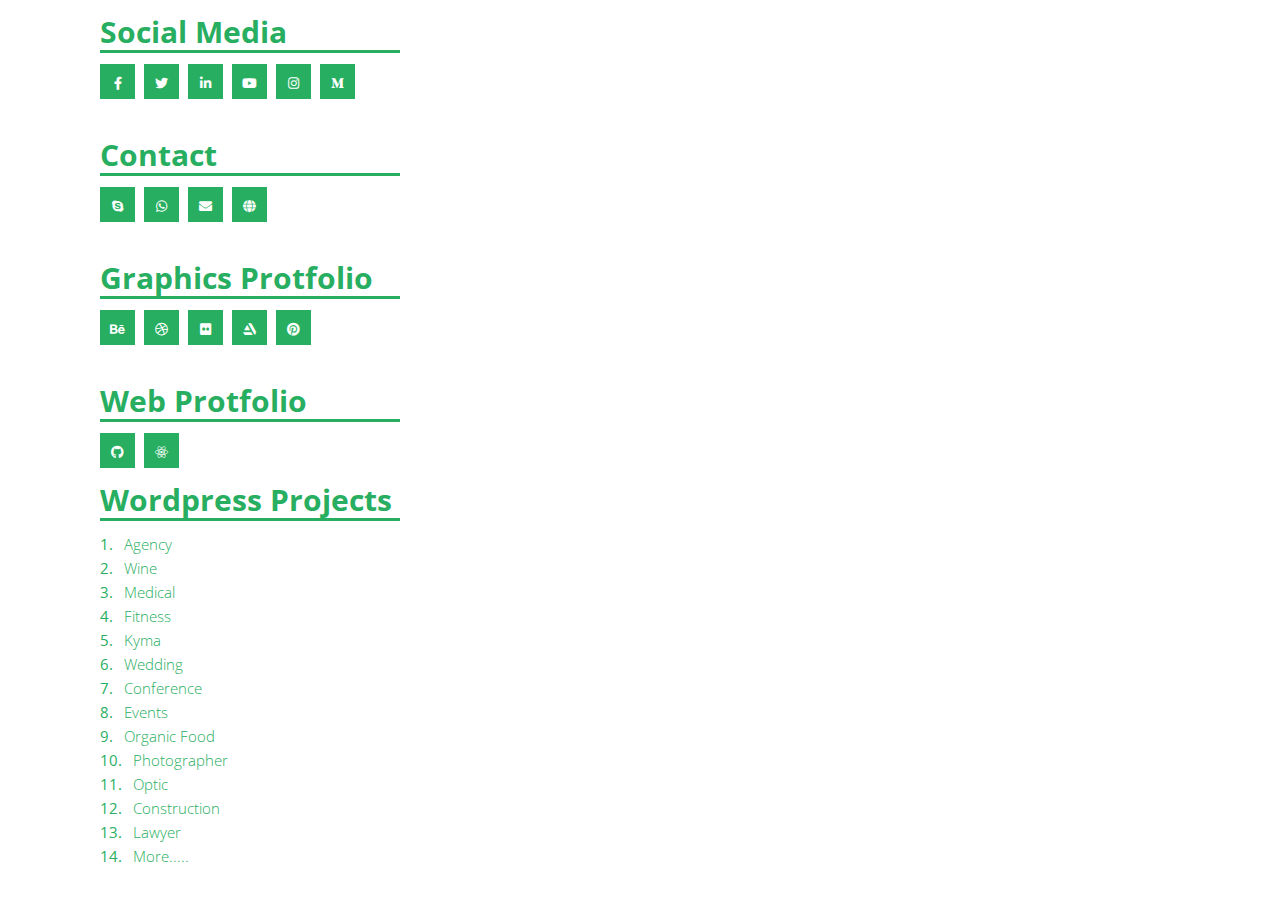
<file: wordpress-portfolio/protfolio.html>
<!DOCTYPE html>
<html lang="en">
<head>
    <meta charset="UTF-8">
    <meta name="viewport" content="width=device-width, initial-scale=1.0">
    <title>Protfolio</title>
    <link rel="shortcut icon" href="assets/images/fav.jpg" type="image/x-icon">
    <!-- font-awesome css -->
    <link rel="stylesheet" href="https://cdnjs.cloudflare.com/ajax/libs/font-awesome/5.15.4/css/all.min.css" integrity="sha512-1ycn6IcaQQ40/MKBW2W4Rhis/DbILU74C1vSrLJxCq57o941Ym01SwNsOMqvEBFlcgUa6xLiPY/NS5R+E6ztJQ==" crossorigin="anonymous" referrerpolicy="no-referrer" />
    <link href="https://fonts.googleapis.com/css2?family=Josefin+Sans:wght@300;400;500;600;700&family=Open+Sans:ital,wght@0,300;0,400;0,600;0,700;0,800;1,300;1,400&display=swap" rel="stylesheet"> 
    <!-- main css -->
    <link rel="stylesheet" href="styles/protfolio.css">
</head>
<body>
    <!-- <h1 class="top-area">My PortFolio</h1>
    <br>
    <br>
    <br>
    <br> -->
    <div class="social-icon">
        <h3>Social Media</h3>
        <a href="https://www.facebook.com/saiedafride11" target="_blank">
            <i class="fab fa-facebook-f"></i>
        </a>
        <a href="https://twitter.com/saiedafride11" target="_blank">
            <i class="fab fa-twitter"></i>
        </a>
        <a href="https://www.linkedin.com/in/saiedafride11/" target="_blank">
            <i class="fab fa-linkedin-in"></i>
        </a>
        <a href="https://www.youtube.com/channel/UCI2OwW_-yFAWwR7YVtDnuPA" target="_blank">
            <i class="fab fa-youtube"></i>
        </a>
        <a href="https://www.instagram.com/saiedafride11/" target="_blank">
            <i class="fab fa-instagram"></i>
        </a>
        <a href="https://medium.com/@saiedafride11" target="_blank">
            <i class="fab fa-medium-m"></i>
        </a>
        <br>
        <br>
        <h3>Contact</h3>
        <a href="skype:live:mdsaied.afride?call" target="_blank">
            <i class="fab fa-skype"></i>
        </a>
        <a href="https://api.whatsapp.com/send/?phone=8801730258276&text&app_absent=0" target="_blank">
            <i class="fab fa-whatsapp"></i>
        </a>
        <a href="mailto:designer.afride11@gmail.com" target="_blank">
            <i class="fas fa-envelope"></i>
        </a>
        <a href="index.html" target="_blank">
            <i class="fas fa-globe"></i>
        </a>
        <br>
        <br>
        <h3>Graphics Protfolio</h3>
        <a href="https://www.behance.net/saiedafride11" target="_blank">
            <i class="fab fa-behance"></i>
        </a>
        <a href="https://dribbble.com/saiedafride11" target="_blank">
            <i class="fab fa-dribbble"></i>
        </a>
        <a href="https://www.flickr.com/photos/saiedafride11" target="_blank">
            <i class="fab fa-flickr"></i>
        </a>
        </a>
        <a href="https://www.artstation.com/saiedafride11" target="_blank">
            <i class="fab fa-artstation"></i>
        </a>
        </a>
        <a href="https://www.pinterest.com/saiedafride11/" target="_blank">
            <i class="fab fa-pinterest"></i>
        </a>
        <br>
        <br>
        <h3>Web Protfolio</h3>
        <a href="https://github.com/Saiedafride11" target="_blank">
            <i class="fab fa-github"></i>
        </a>
        <a href="https://afride.netlify.app/" target="_blank">
            <i class="fab fa-react"></i>
        </a>
        <h3>Wordpress Projects</h3>
        <ol class="list-item">
            <li>1. <a href="https://softzeo.com/agency/" target="_blank">Agency</a></li>
            <li>2. <a href="https://softzeo.com/wine/" target="_blank">Wine</a></li>
            <li>3. <a href="https://softzeo.com/medical/" target="_blank">Medical</a></li>
            <li>4. <a href="https://softzeo.com/fitness/" target="_blank">Fitness</a></li>
            <li>5. <a href="https://softzeo.com/kyma/" target="_blank">Kyma</a></li>
            <li>6. <a href="https://softzeo.com/wedding/" target="_blank">Wedding</a></li>
            <li>7. <a href="https://softzeo.com/conference/" target="_blank">Conference</a></li>
            <li>8. <a href="https://softzeo.com/events/" target="_blank">Events</a></li>
            <li>9. <a href="https://softzeo.com/organic_food/" target="_blank">Organic Food</a></li>
            <li>10. <a href="https://softzeo.com/photographer/" target="_blank">Photographer</a></li>
            <li>11. <a href="https://softzeo.com/optic/" target="_blank">Optic</a></li>
            <li>12. <a href="https://softzeo.com/construction/" target="_blank">Construction</a></li>
            <li>13. <a href="https://softzeo.com/lawyer/" target="_blank">Lawyer</a></li>
            <li>14. <a href="https://github.com/Saiedafride11" target="_blank">More.....</a></li>
        </ol>
    </div>
</body>
</html>
</file>
<file: without-javascript/styles.css>
* {
  margin: 0;
  padding: 0;
  box-sizing: border-box;
  list-style: none;
}

:root {
  --color-primary: #191d2b;
  --color-secondary: #27AE60;
  --color-white: #FFFFFF;
  --color-black: #000;
  --color-grey0: #f8f8f8;
  --color-grey-1: #dbe1e8;
  --color-grey-2: #b2becd;
  --color-grey-3: #6c7983;
  --color-grey-4: #454e56;
  --color-grey-5: #2a2e35;
  --color-grey-6: #12181b;
  --br-sm-2: 14px;
  --box-shadow-1: 0 3px 15px rgba(0,0,0,.3);
}

.light-mode {
  --color-primary: #FFFFFF;
  --color-secondary: #F56692;
  --color-white: #454e56;
  --color-black: #000;
  --color-grey0: #f8f8f8;
  --color-grey-1: #6c7983;
  --color-grey-2: #6c7983;
  --color-grey-3: #6c7983;
  --color-grey-4: #454e56;
  --color-grey-5: #f8f8f8;
  --color-grey-6: #12181b;
}

body {
  background-color: var(--color-primary);
  font-family: "Poppins", sans-serif;
  font-size: 1.1rem;
  color: var(--color-white);
  transition: all 0.4s ease-in-out;
}

a {
  display: inline-block;
  text-decoration: none;
  color: inherit;
  font-family: inherit;
}

header {
  min-height: 100vh;
  color: var(--color-white);
  overflow: hidden;
  padding: 0 !important;
}

 section {
  min-height: 100vh;
  width: 100%;
  padding: 3rem 11rem;
}
/* section {
  min-height: 100vh;
  width: 100%;
  position: absolute;
  left: 0;
  top: 0;
  padding: 3rem 18rem;
}

.container {
  display: none;
  transform: translateY(-100%) scale(0);
  transition: all 0.4s ease-in-out;
  background-color: var(--color-primary);
} */

.active {
  display: block;
  animation: appear 1s ease-in-out;
  transform: translateY(0) scaleY(1);
}
@keyframes appear {
  0% {
    transform: translateY(-100%) scaleY(0);
  }
  100% {
    transform: translateY(0) scaleY(1);
  }
}

.controls {
  position: fixed;
  z-index: 10;
  top: 50%;
  right: 3%;
  display: flex;
  flex-direction: column;
  align-items: center;
  justify-content: center;
  transform: translateY(-50%);
}
.controls .control {
  padding: 1rem;
  cursor: pointer;
  background-color: var(--color-grey-4);
  width: 55px;
  height: 55px;
  border-radius: 50%;
  display: flex;
  justify-content: center;
  align-items: center;
  margin: 0.7rem 0;
  box-shadow: var(--box-shadow-1);
}
.controls .control i {
  font-size: 1.2rem;
  color: var(--color-grey-2);
  pointer-events: none;
}
.controls .active-btn {
  background-color: var(--color-secondary);
  transition: all 0.4s ease-in-out;
}
.controls .active-btn i {
  color: var(--color-white);
}

.theme-btn {
  top: 5%;
  right: 3%;
  width: 70px;
  height: 70px;
  border-radius: 50%;
  background-color: var(--color-grey-4);
  cursor: pointer;
  position: fixed;
  display: flex;
  justify-content: center;
  align-items: center;
  box-shadow: 0 3px 15px rgba(0, 0, 0, 0.3);
  transition: all 0.1s ease-in-out;
}
.theme-btn:active {
  transform: translateY(-3px);
}
.theme-btn i {
  font-size: 1.4rem;
  color: var(--color-grey-2);
  pointer-events: none;
}

/*Header-content*/
.header-content {
  display: grid;
  grid-template-columns: repeat(2, 1fr);
  min-height: 100vh;
}
.header-content .left-header {
  display: flex;
  align-items: center;
  position: relative;
}
.header-content .left-header .h-shape {
  transition: all 0.4s ease-in-out;
  width: 65%;
  height: 100%;
  background-color: var(--color-secondary);
  position: absolute;
  left: 0;
  top: 0;
  z-index: -1;
  clip-path: polygon(0 0, 46% 0, 79% 100%, 0% 100%);
}
.header-content .left-header .image {
  border-radius: var(--br-sm-2);
  height: 90%;
  width: 68%;
  margin-left: 4rem;
  background-color: var(--color-black);
  transition: all 0.4s ease-in-out;
}
.header-content .left-header .image img {
  width: 100%;
  height: 100%;
  object-fit: cover;
  transition: all 0.4s ease-in-out;
  filter: grayscale(100%);
}
.header-content .left-header .image img:hover {
  filter: grayscale(0);
}
.header-content .right-header {
  display: flex;
  flex-direction: column;
  justify-content: center;
  padding-right: 18rem;
}
.header-content .right-header .name {
  font-size: 3rem;
}
.header-content .right-header .name span {
  color: var(--color-secondary);
}
.header-content .right-header p {
  margin: 1.5rem 0;
  line-height: 2rem;
}

/*About*/
.about-container {
  display: grid;
  grid-template-columns: repeat(2, 1fr);
  padding-top: 3.5rem;
  padding-bottom: 5rem;
}
.about-container .right-about {
  display: grid;
  grid-template-columns: repeat(2, 1fr);
  grid-gap: 2rem;
}
.about-container .right-about .about-item {
  border: 1px solid var(--color-grey-5);
  border-radius: 5px;
  transition: all 0.4s ease-in-out;
  box-shadow: 1px 2px 15px rgba(0, 0, 0, 0.1);
}
.about-container .right-about .about-item:hover {
  cursor: default;
  transform: translateY(-5px);
  border: 1px solid var(--color-secondary);
  box-shadow: 1px 4px 15px rgba(0, 0, 0, 0.32);
}
.about-container .right-about .about-item .abt-text {
  padding: 1.5rem;
  display: flex;
  flex-direction: column;
}
.about-container .right-about .about-item .abt-text .large-text {
  font-size: 3rem;
  font-weight: 700;
  color: var(--color-secondary);
}
.about-container .right-about .about-item .abt-text .small-text {
  padding-left: 3rem;
  position: relative;
  text-transform: uppercase;
  font-size: 1.2rem;
  color: var(--color-grey-1);
  letter-spacing: 2px;
}
.about-container .right-about .about-item .abt-text .small-text::before {
  content: "";
  position: absolute;
  left: 0;
  top: 15px;
  width: 2rem;
  height: 2px;
  background-color: var(--color-grey-5);
}
.about-container .left-about {
  padding-right: 5rem;
}
.about-container .left-about p {
  line-height: 2rem;
  padding: 1rem;
  color: var(--color-grey-1);
}
.about-container .left-about h4 {
  font-size: 2rem;
  text-transform: uppercase;
}

.about-stats {
  padding-bottom: 4rem;
}
.about-stats .progress-bars {
  display: grid;
  grid-template-columns: repeat(2, 1fr);
  grid-gap: 2rem;
}
.about-stats .progress-bars .progress-bar {
  display: flex;
  flex-direction: column;
}
.about-stats .progress-bars .progress-bar .prog-title {
  text-transform: uppercase;
  font-weight: 500;
}
.about-stats .progress-bars .progress-bar .progress-con {
  display: flex;
  align-items: center;
}
.about-stats .progress-bars .progress-bar .progress-con .prog-text {
  color: var(--color-grey-2);
}
.about-stats .progress-bars .progress-bar .progress-con .progress {
  width: 100%;
  height: 0.45rem;
  background-color: var(--color-grey-4);
  margin-left: 1rem;
  position: relative;
}
.about-stats .progress-bars .progress-bar .progress-con .progress span {
  position: absolute;
  top: 0;
  left: 0;
  height: 100%;
  background-color: var(--color-secondary);
  transition: all 0.4s ease-in-out;
  width: 60%;
}
.about-stats .progress-bars .progress-bar .progress-con .progress .html {
  width: 80%;
}
.about-stats .progress-bars .progress-bar .progress-con .progress .css {
  width: 95%;
}
.about-stats .progress-bars .progress-bar .progress-con .progress .js {
  width: 75%;
}
.about-stats .progress-bars .progress-bar .progress-con .progress .react {
  width: 60%;
}
.about-stats .progress-bars .progress-bar .progress-con .progress .node {
  width: 87%;
}
.about-stats .progress-bars .progress-bar .progress-con .progress .python {
  width: 70%;
}

.stat-title {
  text-transform: uppercase;
  font-size: 1.4rem;
  text-align: center;
  padding: 3.5rem 0;
  position: relative;
}
.stat-title::before {
  content: "";
  position: absolute;
  left: 50%;
  top: 0;
  width: 40%;
  height: 1px;
  background-color: var(--color-grey-5);
  transform: translateX(-50%);
}

/*Timeline*/
.timeline {
  display: grid;
  grid-template-columns: repeat(2, 1fr);
  grid-gap: 2rem;
  padding-bottom: 3rem;
}
.timeline .timeline-item {
  position: relative;
  padding-left: 3rem;
  border-left: 1px solid var(--color-grey-5);
}
.timeline .timeline-item .tl-icon {
  position: absolute;
  left: -27px;
  top: 0;
  background-color: var(--color-secondary);
  width: 50px;
  height: 50px;
  border-radius: 50%;
  display: flex;
  align-items: center;
  justify-content: center;
}
.timeline .timeline-item .tl-icon i {
  font-size: 1.3rem;
}
.timeline .timeline-item .tl-duration {
  padding: 0.2rem 0.6rem;
  background-color: var(--color-grey-5);
  border-radius: 15px;
  display: inline-block;
  font-size: 0.8rem;
  text-transform: uppercase;
  font-weight: 500;
}
.timeline .timeline-item h5 {
  padding: 1rem 0;
  text-transform: uppercase;
  font-size: 1.3rem;
  font-weight: 600;
}
.timeline .timeline-item h5 span {
  color: var(--color-grey-2);
  font-weight: 500;
  font-size: 1.2rem;
}
.timeline .timeline-item p {
  color: var(--color-grey-2);
}

.port-text {
  padding: 2rem 0;
  text-align: center;
}

.portfolios {
  display: grid;
  grid-template-columns: repeat(3, 1fr);
  grid-gap: 2rem;
  margin-top: 3rem;
}
.portfolios .portfolio-item {
  position: relative;
  border-radius: 15px;
}
.portfolios .portfolio-item img {
  width: 100%;
  height: 300px;
  object-fit: cover;
  border-radius: 15px;
}
.portfolios .portfolio-item .hover-items {
  width: 100%;
  height: 100%;
  background-color: var(--color-secondary);
  position: absolute;
  left: 0;
  top: 0;
  border-radius: 15px;
  display: flex;
  justify-content: center;
  align-items: center;
  flex-direction: column;
  opacity: 0;
  transform: scale(0);
  transition: all 0.4s ease-in-out;
}
.portfolios .portfolio-item .hover-items h3 {
  font-size: 1.5rem;
  color: var(--color-white);
  margin-bottom: 1.5rem;
}
.portfolios .portfolio-item .hover-items .icons {
  display: flex;
  justify-content: center;
  align-items: center;
}
.portfolios .portfolio-item .hover-items .icons .icon {
  background-color: var(--color-primary);
  border-radius: 50%;
  width: 50px;
  height: 50px;
  display: flex;
  align-items: center;
  justify-content: center;
  margin: 0 1rem;
  cursor: pointer;
  transition: all 0.4s ease-in-out;
}
.portfolios .portfolio-item .hover-items .icons .icon i {
  font-size: 1.5rem;
  color: var(--color-white);
  margin: 0 1rem;
}
.portfolios .portfolio-item .hover-items .icons .icon:hover {
  background-color: var(--color-white);
}
.portfolios .portfolio-item .hover-items .icons .icon:hover i {
  color: var(--color-primary);
}

.portfolio-item:hover .hover-items {
  opacity: 1;
  transform: scale(1);
}

.blogs {
  display: grid;
  grid-template-columns: repeat(3, 1fr);
  grid-gap: 2rem;
  margin-top: 3rem;
}
.blogs .blog {
  position: relative;
  background-color: var(--color-grey-5);
  border-radius: 5px;
  box-shadow: 1px 1px 20px rgba(0, 0, 0, 0.1);
  transition: all 0.4s ease-in-out;
}
.blogs .blog:hover {
  box-shadow: 1px 1px 20px rgba(0, 0, 0, 0.3);
  transform: translateY(-5px);
  transition: all 0.4s ease-in-out;
}
.blogs .blog:hover img {
  filter: grayscale(0);
  transform: scale(1.1);
  box-shadow: 0px 4px 15px rgba(0, 0, 0, 0.8);
}
.blogs .blog img {
  width: 100%;
  height: 300px;
  object-fit: cover;
  border-top-left-radius: 5px;
  border-top-right-radius: 5px;
  filter: grayscale(100%);
  transition: all 0.4s ease-in-out;
}
.blogs .blog .blog-text {
  margin-top: -7px;
  padding: 1.1rem;
  border-top: 8px solid var(--color-secondary);
}
.blogs .blog .blog-text h4 {
  font-size: 1.5rem;
  margin-bottom: 0.7rem;
  transition: all 0.4s ease-in-out;
  cursor: pointer;
}
.blogs .blog .blog-text h4:hover {
  color: var(--color-secondary);
}
.blogs .blog .blog-text p {
  color: var(--color-grey-2);
  line-height: 2rem;
  padding-bottom: 1rem;
}

.contact-content-con {
  display: flex;
  padding-top: 3.5rem;
}
.contact-content-con .left-contact {
  flex: 2;
}
.contact-content-con .left-contact h4 {
  margin-top: 1rem;
  font-size: 2rem;
  text-transform: uppercase;
}
.contact-content-con .left-contact p {
  margin: 1rem 0;
  line-height: 2rem;
}
.contact-content-con .left-contact .contact-info .contact-item {
  display: flex;
  align-items: center;
  justify-content: space-between;
}
.contact-content-con .left-contact .contact-info .contact-item p {
  margin: 0.3rem 0 !important;
  padding: 0 !important;
}
.contact-content-con .left-contact .contact-info .contact-item .icon {
  display: grid;
  grid-template-columns: 40px 1fr;
}
.contact-content-con .left-contact .contact-info .contact-item .icon i {
  display: flex;
  align-items: center;
  font-size: 1.3rem;
}
.contact-content-con .left-contact .contact-icon {
  display: flex;
  margin-top: 2rem;
}
.contact-content-con .left-contact .contact-icon a {
  display: flex;
  align-items: center;
  color: var(--color-white);
  background-color: var(--color-grey-5);
  cursor: pointer;
  justify-content: center;
  width: 50px;
  height: 50px;
  border-radius: 50%;
  margin: 0 0.4rem;
  transition: all 0.4s ease-in-out;
}
.contact-content-con .left-contact .contact-icon a:hover {
  background-color: var(--color-secondary);
}
.contact-content-con .left-contact .contact-icon a:hover i {
  color: var(--color-primary);
}
.contact-content-con .left-contact .contact-icon a i {
  display: flex;
  align-items: center;
  justify-content: center;
  font-size: 1.3rem;
}
.contact-content-con .right-contact {
  flex: 3;
  margin-left: 3rem;
}
.contact-content-con .right-contact .input-control {
  margin: 1.5rem 0;
}
.contact-content-con .right-contact .input-control input, .contact-content-con .right-contact .input-control textarea {
  border-radius: 30px;
  font-weight: inherit;
  font-size: inherit;
  font-family: inherit;
  padding: 0.8rem 1.1rem;
  outline: none;
  border: none;
  background-color: var(--color-grey-5);
  width: 100%;
  color: var(--color-white);
  resize: none;
}
.contact-content-con .right-contact .i-c-2 {
  display: flex;
}
.contact-content-con .right-contact .i-c-2 :last-child {
  margin-left: 1.5rem;
}
.contact-content-con .right-contact .submit-btn {
  display: flex;
  justify-content: flex-start;
}

/*Independed components*/
.btn-con {
  display: flex;
  align-self: flex-start;
}

.main-btn {
  border-radius: 30px;
  color: inherit;
  font-weight: 600;
  position: relative;
  border: 1px solid var(--color-secondary);
  display: flex;
  align-self: flex-start;
  align-items: center;
  overflow: hidden;
}
.main-btn .btn-text {
  padding: 0 1rem;
}
.main-btn .btn-icon {
  background-color: var(--color-secondary);
  display: flex;
  align-items: center;
  justify-content: center;
  border-radius: 50%;
  padding: 1rem;
}
.main-btn::before {
  content: "";
  position: absolute;
  top: 0;
  right: 0;
  transform: translateX(100%);
  transition: all 0.4s ease-out;
  z-index: -1;
}
.main-btn:hover {
  transition: all 0.4s ease-out;
}
.main-btn:hover::before {
  width: 100%;
  height: 100%;
  background-color: var(--color-secondary);
  transform: translateX(0);
  transition: all 0.4s ease-out;
}

.main-title {
  text-align: center;
}
.main-title h2 {
  position: relative;
  text-transform: uppercase;
  font-size: 4rem;
  font-weight: 700;
}
.main-title h2 span {
  color: var(--color-secondary);
}
.main-title h2 .bg-text {
  position: absolute;
  top: 50%;
  left: 50%;
  color: var(--color-grey-5);
  transition: all 0.4s ease-in-out;
  z-index: -1;
  transform: translate(-50%, -50%);
  font-weight: 800;
  font-size: 6.3rem;
}

.about-container .left-about p {
  padding-left: 0;
}

@media screen and (max-width: 600px) {
  header {
    padding: 0 !important;
  }

  .theme-btn {
    width: 50px;
    height: 50px;
  }

  .header-content {
    grid-template-columns: repeat(1, 1fr);
    padding-bottom: 6rem;
  }

  .left-header .h-shape {
    display: none;
  }

  .right-header {
    grid-row: 1;
    padding-right: 0rem !important;
    width: 90%;
    margin: 0 auto;
  }
  .right-header .name {
    font-size: 2.5rem !important;
    text-align: center;
    padding-top: 3rem;
  }

  .header-content .left-header .image {
    margin: 0 auto;
    width: 90%;
  }

  .controls {
    top: auto;
    bottom: 0;
    flex-direction: row;
    justify-content: center;
    left: 50%;
    transform: translateX(-50%);
    width: 100%;
    background-color: var(--color-grey-5);
  }
  .controls .control {
    margin: 1rem 0.3rem;
  }

  .about-container {
    grid-template-columns: repeat(1, 1fr);
  }
  .about-container .right-about {
    grid-template-columns: repeat(1, 1fr);
    padding-top: 2.5rem;
  }
  .about-container .left-about {
    padding-right: 0;
  }
  .about-container .left-about p {
    padding-left: 0;
  }

  .timeline {
    grid-template-columns: repeat(1, 1fr);
    padding-bottom: 6rem;
  }

  .container {
    padding: 2rem 2.5rem !important;
  }

  .about-stats .progress-bars {
    grid-template-columns: repeat(1, 1fr);
  }

  .portfolios {
    grid-template-columns: repeat(1, 1fr);
    padding-bottom: 6rem;
    margin-top: 1rem;
  }

  .blogs {
    grid-template-columns: repeat(1, 1fr);
    padding-bottom: 6rem;
  }

  .contact-content-con {
    flex-direction: column;
  }
  .contact-content-con .right-contact {
    margin-left: 0;
    margin-top: 2.5rem;
  }

  .contact-content-con .right-contact .i-c-2 {
    flex-direction: column;
  }

  .contact-content-con .right-contact .i-c-2 :last-child {
    margin-left: 0;
    margin-top: 1.5rem;
  }

  .contact-content-con .right-contact {
    margin-bottom: 6rem;
  }

  .contact-item {
    flex-direction: column;
    margin: 1rem 0;
  }
  .contact-item p {
    font-size: 15px;
    color: var(--color-grey-2);
  }
  .contact-item span {
    font-size: 15px;
  }
  .contact-item .icon {
    grid-template-columns: 25px 1fr;
  }

  .main-title h2 {
    font-size: 2rem;
  }
  .main-title h2 span {
    font-size: 2.3rem;
  }
  .main-title h2 .bg-text {
    font-size: 2.3rem;
  }
}
@media screen and (max-width: 1432px) {
  .container {
    padding: 7rem 11rem;
  }

  .contact-content-con {
    flex-direction: column;
  }
  .contact-content-con .right-contact {
    margin-left: 0;
    margin-top: 2.5rem;
  }

  .contact-content-con .right-contact .i-c-2 {
    flex-direction: column;
  }

  .contact-content-con .right-contact .i-c-2 :last-child {
    margin-left: 0;
    margin-top: 1.5rem;
  }

  .contact-content-con .right-contact {
    margin-bottom: 6rem;
  }

  .main-title h2 .bg-text {
    font-size: 5.5rem;
  }
}
@media screen and (max-width: 1250px) {
  .blogs {
    grid-template-columns: repeat(2, 1fr);
    margin-top: 6rem;
  }

  .portfolios {
    grid-template-columns: repeat(2, 1fr);
  }

  .header-content .right-header {
    padding-right: 9rem;
  }
}
@media screen and (max-width: 660px) {
  .blogs {
    grid-template-columns: repeat(1, 1fr);
  }

  .portfolios {
    grid-template-columns: repeat(1, 1fr);
  }
}
@media screen and (max-width: 1070px) {
  .about-container {
    grid-template-columns: repeat(1, 1fr);
  }
  .about-container .right-about {
    padding-top: 2.5rem;
  }

  .main-title h2 {
    font-size: 4rem;
  }
  .main-title h2 span {
    font-size: 4rem;
  }
  .main-title h2 .bg-text {
    font-size: 4.5rem;
  }
}
@media screen and (max-width: 970px) {
  .container {
    padding: 7rem 6rem;
  }

  .about-container .left-about {
    padding-right: 0rem;
  }

  .header-content {
    grid-template-columns: repeat(1, 1fr);
    padding-bottom: 6rem;
  }

  .left-header .h-shape {
    display: none;
  }
  .left-header .image {
    width: 90% !important;
    margin: 0 auto !important;
  }

  .right-header {
    grid-row: 1;
    padding-right: 0rem !important;
    width: 90%;
    margin: 0 auto;
  }
  .right-header .name {
    font-size: 2.5rem !important;
    text-align: center;
    padding-top: 3rem;
  }
}
@media screen and (max-width: 700px) {
  .container {
    padding: 7rem 3rem;
  }

  .about-stats .progress-bars {
    grid-template-columns: repeat(1, 1fr);
  }

  .about-container .right-about {
    grid-template-columns: repeat(1, 1fr);
  }

  .timeline {
    grid-template-columns: repeat(1, 1fr);
  }

  .main-title h2 {
    font-size: 3rem;
  }
  .main-title h2 span {
    font-size: 3rem;
  }
  .main-title h2 .bg-text {
    font-size: 4rem;
  }
}

/*# sourceMappingURL=styles.css.map */
</file>
<file: wordpress-portfolio/styles/styles.css>
* {
  margin: 0;
  padding: 0;
  box-sizing: border-box;
  list-style: none;
}

:root {
  --color-primary: #191d2b;
  --color-secondary: #27AE60;
  --color-white: #FFFFFF;
  --color-black: #000;
  --color-grey0: #f8f8f8;
  --color-grey-1: #dbe1e8;
  --color-grey-2: #b2becd;
  --color-grey-3: #6c7983;
  --color-grey-4: #454e56;
  --color-grey-5: #2a2e35;
  --color-grey-6: #12181b;
  --br-sm-2: 14px;
  --box-shadow-1: 0 3px 15px rgba(0,0,0,.3);
}

.light-mode {
  --color-primary: #FFFFFF;
  --color-secondary: #F56692;
  --color-white: #454e56;
  --color-black: #000;
  --color-grey0: #f8f8f8;
  --color-grey-1: #6c7983;
  --color-grey-2: #6c7983;
  --color-grey-3: #6c7983;
  --color-grey-4: #454e56;
  --color-grey-5: #f8f8f8;
  --color-grey-6: #12181b;
}

body {
  background-color: var(--color-primary);
  font-family: "Poppins", sans-serif;
  font-size: 1.1rem;
  color: var(--color-white);
  transition: all 0.4s ease-in-out;
}

a {
  display: inline-block;
  text-decoration: none;
  color: inherit;
  font-family: inherit;
}

header {
  min-height: 100vh;
  color: var(--color-white);
  overflow: hidden;
  padding: 0 !important;
}

section {
  min-height: 100vh;
  width: 100%;
  position: absolute;
  left: 0;
  top: 0;
  padding: 3rem 18rem;
}

.container {
  display: none;
  transform: translateY(-100%) scale(0);
  transition: all 0.4s ease-in-out;
  background-color: var(--color-primary);
}

.active {
  display: block;
  -webkit-animation: appear 1s ease-in-out;
          animation: appear 1s ease-in-out;
  transform: translateY(0) scaleY(1);
}
@-webkit-keyframes appear {
  0% {
    transform: translateY(-100%) scaleY(0);
  }
  100% {
    transform: translateY(0) scaleY(1);
  }
}
@keyframes appear {
  0% {
    transform: translateY(-100%) scaleY(0);
  }
  100% {
    transform: translateY(0) scaleY(1);
  }
}

.controls {
  position: fixed;
  z-index: 10;
  top: 50%;
  right: 3%;
  display: flex;
  flex-direction: column;
  align-items: center;
  justify-content: center;
  transform: translateY(-50%);
}
.controls .control {
  padding: 1rem;
  cursor: pointer;
  background-color: var(--color-grey-4);
  width: 55px;
  height: 55px;
  border-radius: 50%;
  display: flex;
  justify-content: center;
  align-items: center;
  margin: 0.7rem 0;
  box-shadow: var(--box-shadow-1);
}
.controls .control i {
  font-size: 1.2rem;
  color: var(--color-grey-2);
  pointer-events: none;
}
.controls .active-btn {
  background-color: var(--color-secondary);
  transition: all 0.4s ease-in-out;
}
.controls .active-btn i {
  color: var(--color-white);
}

.theme-btn {
  top: 5%;
  right: 3%;
  width: 70px;
  height: 70px;
  border-radius: 50%;
  background-color: var(--color-grey-4);
  cursor: pointer;
  position: fixed;
  display: flex;
  justify-content: center;
  align-items: center;
  box-shadow: 0 3px 15px rgba(0, 0, 0, 0.3);
  transition: all 0.1s ease-in-out;
}
.theme-btn:active {
  transform: translateY(-3px);
}
.theme-btn i {
  font-size: 1.4rem;
  color: var(--color-grey-2);
  pointer-events: none;
}

/*Header-content*/
.header-content {
  display: grid;
  grid-template-columns: repeat(2, 1fr);
  min-height: 100vh;
}
.header-content .left-header {
  display: flex;
  align-items: center;
  position: relative;
}
.header-content .left-header .h-shape {
  transition: all 0.4s ease-in-out;
  width: 65%;
  height: 100%;
  background-color: var(--color-secondary);
  position: absolute;
  left: 0;
  top: 0;
  z-index: -1;
  -webkit-clip-path: polygon(0 0, 46% 0, 79% 100%, 0% 100%);
          clip-path: polygon(0 0, 46% 0, 79% 100%, 0% 100%);
}
.header-content .left-header .image {
  border-radius: var(--br-sm-2);
  height: 90%;
  width: 68%;
  margin-left: 4rem;
  background-color: var(--color-black);
  transition: all 0.4s ease-in-out;
}
.header-content .left-header .image img {
  width: 100%;
  height: 100%;
  -o-object-fit: cover;
     object-fit: cover;
  transition: all 0.4s ease-in-out;
  filter: grayscale(100%);
}
.header-content .left-header .image img:hover {
  filter: grayscale(0);
}
.header-content .right-header {
  display: flex;
  flex-direction: column;
  justify-content: center;
  padding-right: 18rem;
}
.header-content .right-header .name {
  font-size: 3rem;
}
.header-content .right-header .name span {
  color: var(--color-secondary);
}
.header-content .right-header p {
  margin: 1.5rem 0;
  line-height: 2rem;
}
.header-content .right-header .contact-icon {
  display: flex;
  margin-top: 2rem;
}
.header-content .right-header .contact-icon a {
  display: flex;
  align-items: center;
  color: var(--color-white);
  background-color: var(--color-grey-5);
  cursor: pointer;
  justify-content: center;
  width: 50px;
  height: 50px;
  border-radius: 50%;
  margin: 0 0.4rem;
  transition: all 0.4s ease-in-out;
}
.header-content .right-header .contact-icon a:hover {
  background-color: var(--color-secondary);
}
.header-content .right-header .contact-icon a:hover i {
  color: var(--color-primary);
}
.header-content .right-header .contact-icon a i {
  display: flex;
  align-items: center;
  justify-content: center;
  font-size: 1.3rem;
}

/*About*/
.about-container {
  display: grid;
  grid-template-columns: repeat(2, 1fr);
  padding-top: 3.5rem;
  padding-bottom: 5rem;
}
.about-container .right-about {
  display: grid;
  grid-template-columns: repeat(2, 1fr);
  grid-gap: 2rem;
}
.about-container .right-about .about-item {
  border: 1px solid var(--color-grey-5);
  border-radius: 5px;
  transition: all 0.4s ease-in-out;
  box-shadow: 1px 2px 15px rgba(0, 0, 0, 0.1);
}
.about-container .right-about .about-item:hover {
  cursor: default;
  transform: translateY(-5px);
  border: 1px solid var(--color-secondary);
  box-shadow: 1px 4px 15px rgba(0, 0, 0, 0.32);
}
.about-container .right-about .about-item .abt-text {
  padding: 1.5rem;
  display: flex;
  flex-direction: column;
}
.about-container .right-about .about-item .abt-text .large-text {
  font-size: 3rem;
  font-weight: 700;
  color: var(--color-secondary);
}
.about-container .right-about .about-item .abt-text .small-text {
  padding-left: 3rem;
  position: relative;
  text-transform: uppercase;
  font-size: 1.2rem;
  color: var(--color-grey-1);
  letter-spacing: 2px;
}
.about-container .right-about .about-item .abt-text .small-text::before {
  content: "";
  position: absolute;
  left: 0;
  top: 15px;
  width: 2rem;
  height: 2px;
  background-color: var(--color-grey-5);
}
.about-container .left-about {
  padding-right: 5rem;
}
.about-container .left-about p {
  line-height: 2rem;
  padding: 1rem;
  color: var(--color-grey-1);
}
.about-container .left-about h4 {
  font-size: 2rem;
  text-transform: uppercase;
}

.about-stats {
  padding-bottom: 4rem;
}
.about-stats .progress-bars {
  display: grid;
  grid-template-columns: repeat(2, 1fr);
  grid-gap: 2rem;
}
.about-stats .progress-bars .progress-bar {
  display: flex;
  flex-direction: column;
}
.about-stats .progress-bars .progress-bar .prog-title {
  text-transform: uppercase;
  font-weight: 500;
}
.about-stats .progress-bars .progress-bar .progress-con {
  display: flex;
  align-items: center;
}
.about-stats .progress-bars .progress-bar .progress-con .prog-text {
  color: var(--color-grey-2);
}
.about-stats .progress-bars .progress-bar .progress-con .progress {
  width: 100%;
  height: 0.45rem;
  background-color: var(--color-grey-4);
  margin-left: 1rem;
  position: relative;
}
.about-stats .progress-bars .progress-bar .progress-con .progress span {
  position: absolute;
  top: 0;
  left: 0;
  height: 100%;
  background-color: var(--color-secondary);
  transition: all 0.4s ease-in-out;
  width: 60%;
}
.about-stats .progress-bars .progress-bar .progress-con .progress .html {
  width: 80%;
}
.about-stats .progress-bars .progress-bar .progress-con .progress .css {
  width: 95%;
}
.about-stats .progress-bars .progress-bar .progress-con .progress .js {
  width: 75%;
}
.about-stats .progress-bars .progress-bar .progress-con .progress .react {
  width: 60%;
}
.about-stats .progress-bars .progress-bar .progress-con .progress .node {
  width: 87%;
}
.about-stats .progress-bars .progress-bar .progress-con .progress .python {
  width: 70%;
}

.stat-title {
  text-transform: uppercase;
  font-size: 1.4rem;
  text-align: center;
  padding: 3.5rem 0;
  position: relative;
}
.stat-title::before {
  content: "";
  position: absolute;
  left: 50%;
  top: 0;
  width: 40%;
  height: 1px;
  background-color: var(--color-grey-5);
  transform: translateX(-50%);
}

/*Timeline*/
.timeline {
  display: grid;
  grid-template-columns: repeat(2, 1fr);
  grid-gap: 2rem;
  padding-bottom: 3rem;
}
.timeline .timeline-item {
  position: relative;
  padding-left: 3rem;
  border-left: 1px solid var(--color-grey-5);
}
.timeline .timeline-item .tl-icon {
  position: absolute;
  left: -27px;
  top: 0;
  background-color: var(--color-secondary);
  width: 50px;
  height: 50px;
  border-radius: 50%;
  display: flex;
  align-items: center;
  justify-content: center;
}
.timeline .timeline-item .tl-icon i {
  font-size: 1.3rem;
}
.timeline .timeline-item .tl-duration {
  padding: 0.2rem 0.6rem;
  background-color: var(--color-grey-5);
  border-radius: 15px;
  display: inline-block;
  font-size: 0.8rem;
  text-transform: uppercase;
  font-weight: 500;
}
.timeline .timeline-item h5 {
  padding: 1rem 0;
  text-transform: uppercase;
  font-size: 1.3rem;
  font-weight: 600;
}
.timeline .timeline-item h5 span {
  color: var(--color-grey-2);
  font-weight: 500;
  font-size: 1.2rem;
}
.timeline .timeline-item p {
  color: var(--color-grey-2);
}

.port-text {
  padding: 2rem 0;
  text-align: center;
}

.portfolios {
  display: grid;
  grid-template-columns: repeat(3, 1fr);
  grid-gap: 2rem;
  margin-top: 3rem;
}
.portfolios .portfolio-item {
  position: relative;
  border-radius: 15px;
}
.portfolios .portfolio-item img {
  width: 100%;
  height: 300px;
  -o-object-fit: cover;
     object-fit: cover;
  border-radius: 15px;
}
.portfolios .portfolio-item .hover-items {
  width: 100%;
  height: 100%;
  background-color: var(--color-secondary);
  position: absolute;
  left: 0;
  top: 0;
  border-radius: 15px;
  display: flex;
  justify-content: center;
  align-items: center;
  flex-direction: column;
  opacity: 0;
  transform: scale(0);
  transition: all 0.4s ease-in-out;
}
.portfolios .portfolio-item .hover-items h3 {
  font-size: 1.5rem;
  color: var(--color-white);
  margin-bottom: 1.5rem;
}
.portfolios .portfolio-item .hover-items .icons {
  display: flex;
  justify-content: center;
  align-items: center;
}
.portfolios .portfolio-item .hover-items .icons .icon {
  background-color: var(--color-primary);
  border-radius: 50%;
  width: 50px;
  height: 50px;
  display: flex;
  align-items: center;
  justify-content: center;
  margin: 0 1rem;
  cursor: pointer;
  transition: all 0.4s ease-in-out;
}
.portfolios .portfolio-item .hover-items .icons .icon i {
  font-size: 1.5rem;
  color: var(--color-white);
  margin: 0 1rem;
}
.portfolios .portfolio-item .hover-items .icons .icon:hover {
  background-color: var(--color-white);
}
.portfolios .portfolio-item .hover-items .icons .icon:hover i {
  color: var(--color-primary);
}

.portfolio-item:hover .hover-items {
  opacity: 1;
  transform: scale(1);
}

.blogs {
  display: grid;
  grid-template-columns: repeat(3, 1fr);
  grid-gap: 2rem;
  margin-top: 3rem;
}
.blogs .blog {
  position: relative;
  background-color: var(--color-grey-5);
  border-radius: 5px;
  box-shadow: 1px 1px 20px rgba(0, 0, 0, 0.1);
  transition: all 0.4s ease-in-out;
}
.blogs .blog:hover {
  box-shadow: 1px 1px 20px rgba(0, 0, 0, 0.3);
  transform: translateY(-5px);
  transition: all 0.4s ease-in-out;
}
.blogs .blog:hover img {
  filter: grayscale(0);
  transform: scale(1.1);
  box-shadow: 0px 4px 15px rgba(0, 0, 0, 0.8);
}
.blogs .blog img {
  width: 100%;
  height: 300px;
  -o-object-fit: cover;
     object-fit: cover;
  border-top-left-radius: 5px;
  border-top-right-radius: 5px;
  filter: grayscale(100%);
  transition: all 0.4s ease-in-out;
}
.blogs .blog .blog-text {
  margin-top: -7px;
  padding: 1.1rem;
  border-top: 8px solid var(--color-secondary);
}
.blogs .blog .blog-text h4 {
  font-size: 1.5rem;
  margin-bottom: 0.7rem;
  transition: all 0.4s ease-in-out;
  cursor: pointer;
}
.blogs .blog .blog-text h4:hover {
  color: var(--color-secondary);
}
.blogs .blog .blog-text p {
  color: var(--color-grey-2);
  line-height: 2rem;
  padding-bottom: 1rem;
}

.contact-content-con {
  display: flex;
  padding-top: 3.5rem;
}
.contact-content-con .left-contact {
  flex: 2;
}
.contact-content-con .left-contact h4 {
  margin-top: 1rem;
  font-size: 2rem;
  text-transform: uppercase;
}
.contact-content-con .left-contact p {
  margin: 1rem 0;
  line-height: 2rem;
}
.contact-content-con .left-contact .contact-info .contact-item {
  display: flex;
  align-items: center;
  justify-content: space-between;
}
.contact-content-con .left-contact .contact-info .contact-item p {
  margin: 0.3rem 0 !important;
  padding: 0 !important;
}
.contact-content-con .left-contact .contact-info .contact-item .icon {
  display: grid;
  grid-template-columns: 40px 1fr;
}
.contact-content-con .left-contact .contact-info .contact-item .icon i {
  display: flex;
  align-items: center;
  font-size: 1.3rem;
}
.contact-content-con .left-contact .contact-icon {
  display: flex;
  margin-top: 2rem;
}
.contact-content-con .left-contact .contact-icon a {
  display: flex;
  align-items: center;
  color: var(--color-white);
  background-color: var(--color-grey-5);
  cursor: pointer;
  justify-content: center;
  width: 50px;
  height: 50px;
  border-radius: 50%;
  margin: 0 0.4rem;
  transition: all 0.4s ease-in-out;
}
.contact-content-con .left-contact .contact-icon a:hover {
  background-color: var(--color-secondary);
}
.contact-content-con .left-contact .contact-icon a:hover i {
  color: var(--color-primary);
}
.contact-content-con .left-contact .contact-icon a i {
  display: flex;
  align-items: center;
  justify-content: center;
  font-size: 1.3rem;
}
.contact-content-con .right-contact {
  flex: 3;
  margin-left: 3rem;
}
.contact-content-con .right-contact .input-control {
  margin: 1.5rem 0;
}
.contact-content-con .right-contact .input-control input, .contact-content-con .right-contact .input-control textarea {
  border-radius: 30px;
  font-weight: inherit;
  font-size: inherit;
  font-family: inherit;
  padding: 0.8rem 1.1rem;
  outline: none;
  border: none;
  background-color: var(--color-grey-5);
  width: 100%;
  color: var(--color-white);
  resize: none;
}
.contact-content-con .right-contact .i-c-2 {
  display: flex;
}
.contact-content-con .right-contact .i-c-2 :last-child {
  margin-left: 1.5rem;
}
.contact-content-con .right-contact .submit-btn {
  display: flex;
  justify-content: flex-start;
}

/*Independed components*/
.btn-con {
  display: flex;
  align-self: flex-start;
}

.main-btn {
  border-radius: 30px;
  color: inherit;
  font-weight: 600;
  position: relative;
  border: 1px solid var(--color-secondary);
  display: flex;
  align-self: flex-start;
  align-items: center;
  overflow: hidden;
}
.main-btn .btn-text {
  padding: 0 2rem;
}
.main-btn .btn-icon {
  background-color: var(--color-secondary);
  display: flex;
  align-items: center;
  justify-content: center;
  border-radius: 50%;
  padding: 1rem;
}
.main-btn::before {
  content: "";
  position: absolute;
  top: 0;
  right: 0;
  transform: translateX(100%);
  transition: all 0.4s ease-out;
  z-index: -1;
}
.main-btn:hover {
  transition: all 0.4s ease-out;
}
.main-btn:hover::before {
  width: 100%;
  height: 100%;
  background-color: var(--color-secondary);
  transform: translateX(0);
  transition: all 0.4s ease-out;
}

.main-title {
  text-align: center;
}
.main-title h2 {
  position: relative;
  text-transform: uppercase;
  font-size: 4rem;
  font-weight: 700;
}
.main-title h2 span {
  color: var(--color-secondary);
}
.main-title h2 .bg-text {
  position: absolute;
  top: 50%;
  left: 50%;
  color: var(--color-grey-5);
  transition: all 0.4s ease-in-out;
  z-index: -1;
  transform: translate(-50%, -50%);
  font-weight: 800;
  font-size: 6.3rem;
}

.about-container .left-about p {
  padding-left: 0;
}

@media screen and (max-width: 420px) {
  .display-none-mobile-view {
    display: none !important;
  }
}
@media screen and (max-width: 600px) {
  header {
    padding: 0 !important;
  }
  .theme-btn {
    width: 50px;
    height: 50px;
  }
  .header-content {
    grid-template-columns: repeat(1, 1fr);
    padding-bottom: 6rem;
  }
  .left-header .h-shape {
    display: none;
  }
  .right-header {
    grid-row: 1;
    padding-right: 0rem !important;
    width: 90%;
    margin: 0 auto;
  }
  .right-header .name {
    font-size: 2.5rem !important;
    text-align: center;
    padding-top: 3rem;
  }
  .header-content .left-header .image {
    margin: 0 auto;
    width: 90%;
  }
  .controls {
    top: auto;
    bottom: 0;
    flex-direction: row;
    justify-content: center;
    left: 50%;
    transform: translateX(-50%);
    width: 100%;
    background-color: var(--color-grey-5);
  }
  .controls .control {
    margin: 1rem 0.3rem;
  }
  .about-container {
    grid-template-columns: repeat(1, 1fr);
  }
  .about-container .right-about {
    grid-template-columns: repeat(1, 1fr);
    padding-top: 2.5rem;
  }
  .about-container .left-about {
    padding-right: 0;
  }
  .about-container .left-about p {
    padding-left: 0;
  }
  .timeline {
    grid-template-columns: repeat(1, 1fr);
    padding-bottom: 6rem;
  }
  .container {
    padding: 2rem 2.5rem !important;
  }
  .about-stats .progress-bars {
    grid-template-columns: repeat(1, 1fr);
  }
  .portfolios {
    grid-template-columns: repeat(1, 1fr);
    padding-bottom: 6rem;
    margin-top: 1rem;
  }
  .blogs {
    grid-template-columns: repeat(1, 1fr);
    padding-bottom: 6rem;
  }
  .contact-content-con {
    flex-direction: column;
  }
  .contact-content-con .right-contact {
    margin-left: 0;
    margin-top: 2.5rem;
  }
  .contact-content-con .right-contact .i-c-2 {
    flex-direction: column;
  }
  .contact-content-con .right-contact .i-c-2 :last-child {
    margin-left: 0;
    margin-top: 1.5rem;
  }
  .contact-content-con .right-contact {
    margin-bottom: 6rem;
  }
  .contact-item {
    flex-direction: column;
    margin: 1rem 0;
  }
  .contact-item p {
    font-size: 15px;
    color: var(--color-grey-2);
  }
  .contact-item span {
    font-size: 15px;
  }
  .contact-item .icon {
    grid-template-columns: 25px 1fr;
  }
  .main-title h2 {
    font-size: 2rem;
  }
  .main-title h2 span {
    font-size: 2.3rem;
  }
  .main-title h2 .bg-text {
    font-size: 2.3rem;
  }
}
@media screen and (max-width: 1432px) {
  .container {
    padding: 7rem 11rem;
  }
  .contact-content-con {
    flex-direction: column;
  }
  .contact-content-con .right-contact {
    margin-left: 0;
    margin-top: 2.5rem;
  }
  .contact-content-con .right-contact .i-c-2 {
    flex-direction: column;
  }
  .contact-content-con .right-contact .i-c-2 :last-child {
    margin-left: 0;
    margin-top: 1.5rem;
  }
  .contact-content-con .right-contact {
    margin-bottom: 6rem;
  }
  .main-title h2 .bg-text {
    font-size: 5.5rem;
  }
}
@media screen and (max-width: 1250px) {
  .blogs {
    grid-template-columns: repeat(2, 1fr);
    margin-top: 6rem;
  }
  .portfolios {
    grid-template-columns: repeat(2, 1fr);
  }
  .header-content .right-header {
    padding-right: 9rem;
  }
}
@media screen and (max-width: 660px) {
  .blogs {
    grid-template-columns: repeat(1, 1fr);
  }
  .portfolios {
    grid-template-columns: repeat(1, 1fr);
  }
}
@media screen and (max-width: 1070px) {
  .about-container {
    grid-template-columns: repeat(1, 1fr);
  }
  .about-container .right-about {
    padding-top: 2.5rem;
  }
  .main-title h2 {
    font-size: 4rem;
  }
  .main-title h2 span {
    font-size: 4rem;
  }
  .main-title h2 .bg-text {
    font-size: 4.5rem;
  }
}
@media screen and (max-width: 970px) {
  .container {
    padding: 7rem 6rem;
  }
  .about-container .left-about {
    padding-right: 0rem;
  }
  .header-content {
    grid-template-columns: repeat(1, 1fr);
    padding-bottom: 6rem;
  }
  .left-header .h-shape {
    display: none;
  }
  .left-header .image {
    width: 90% !important;
    margin: 0 auto !important;
  }
  .right-header {
    grid-row: 1;
    padding-right: 0rem !important;
    width: 90%;
    margin: 0 auto;
  }
  .right-header .name {
    font-size: 2.5rem !important;
    text-align: center;
    padding-top: 3rem;
  }
}
@media screen and (max-width: 700px) {
  .container {
    padding: 7rem 3rem;
  }
  .about-stats .progress-bars {
    grid-template-columns: repeat(1, 1fr);
  }
  .about-container .right-about {
    grid-template-columns: repeat(1, 1fr);
  }
  .timeline {
    grid-template-columns: repeat(1, 1fr);
  }
  .main-title h2 {
    font-size: 3rem;
  }
  .main-title h2 span {
    font-size: 3rem;
  }
  .main-title h2 .bg-text {
    font-size: 4rem;
  }
}/*# sourceMappingURL=styles.css.map */
</file>
<file: wordpress-portfolio/styles/protfolio.css>
/* --------------------------------------------------------
        Start Global css
-----------------------------------------------------------*/
*{  margin: 0;
    padding: 0;
    -webkit-box-sizing: border-box;
            box-sizing: border-box;
    outline: none !important;
    list-style: none;
}
html{
    width:100%;
    overflow-x: hidden;
}
body{
    margin:0;
    padding:0;
    font-size:15px;
    line-height:24px;
    color:#a3a3a3;
    font-family: 'Open Sans', sans-serif;
    font-weight: 400;
    width:100%;
    overflow-x: hidden;
    position: relative;
}

a{
    text-decoration: none !important;
    font-weight: 600;
}

/*--------------------------------------------------------
        Start design
----------------------------------------------------------*/
.top-area{
    text-align: center;
    color: #27AE60;
    font-size: 50px;
    font-weight:bold;
    margin-top: 30px;
    position: relative;

}
.top-area:after{
    content: "";
    position: absolute;
    width: 100%;
    height: 3px;
    background-color: #27AE60;
    top: 50px;
    left: 0px;

}
h3{
    font-size: 30px;
    color: #27AE60;
    margin-top: 20px;
    margin-bottom: 20px;
    position: relative;
}
h3:after{
    content: "";
    position: absolute;
    width: 300px;
    height: 3px;
    background-color: #27AE60;
    top: 30px;
    left: 0px;

}
/* social icon */
.social-icon {
	margin-left: 100px;
	margin-top: 3px;
	margin-bottom: 51px;
}
.social-icon a {
    font-family: 'Open Sans', sans-serif;
    font-weight: 300 !important;
}
.social-icon a i {
	font-size: 13px;
	color: #fff;
	height: 35px;
	width: 35px;
	line-height: 35px;
    text-align: center;
    margin-right:5px;
    transition: all .5s;
    background: #27AE60;
	border: 2px solid transparent;
}
.social-icon a:hover i{
    background: transparent;
    border: 2px solid #27AE60;
    color: #333333;
}

li{
    color: #27AE60;
}
li a{
    color: #27AE60;
    padding: 7px;
}
li a:hover{
    color: #fff;
    padding: 7px;
    background:#27AE60;
    border-radius: 5px;
}

/*--------------------------------------------------------
        Responsive
----------------------------------------------------------*/
@media(max-width:500px){
    .top-area{
        text-align: left;
        margin-left: 40px;
    }
    .social-icon {
        margin-left: 40px;
    }
}
@media(max-width:356px){
    .top-area{
        font-size: 40px;
    }
    .social-icon {
        margin-left: 40px;
    }
    h3{
        font-size: 30px;
    }
}
@media(max-width:320px){
    .top-area{
        margin-left: 10px;
        font-size: 35px;
    }
    .social-icon {
        margin-left: 10px;
    }
    h3{
        font-size: 24px;
    }
}
@media(max-width:241px){
    .top-area{
        margin-left: 10px;
        font-size: 35px;
    }
    .social-icon {
        margin-left: 10px !important;
    }
    h3{
        font-size: 24px;
    }
    .social-icon a i {
        font-size: 12px;
        height: 25px;
        width: 25px;
        line-height: 25px;
        text-align: center;
        margin-right:1px;
    }
}
</file>
